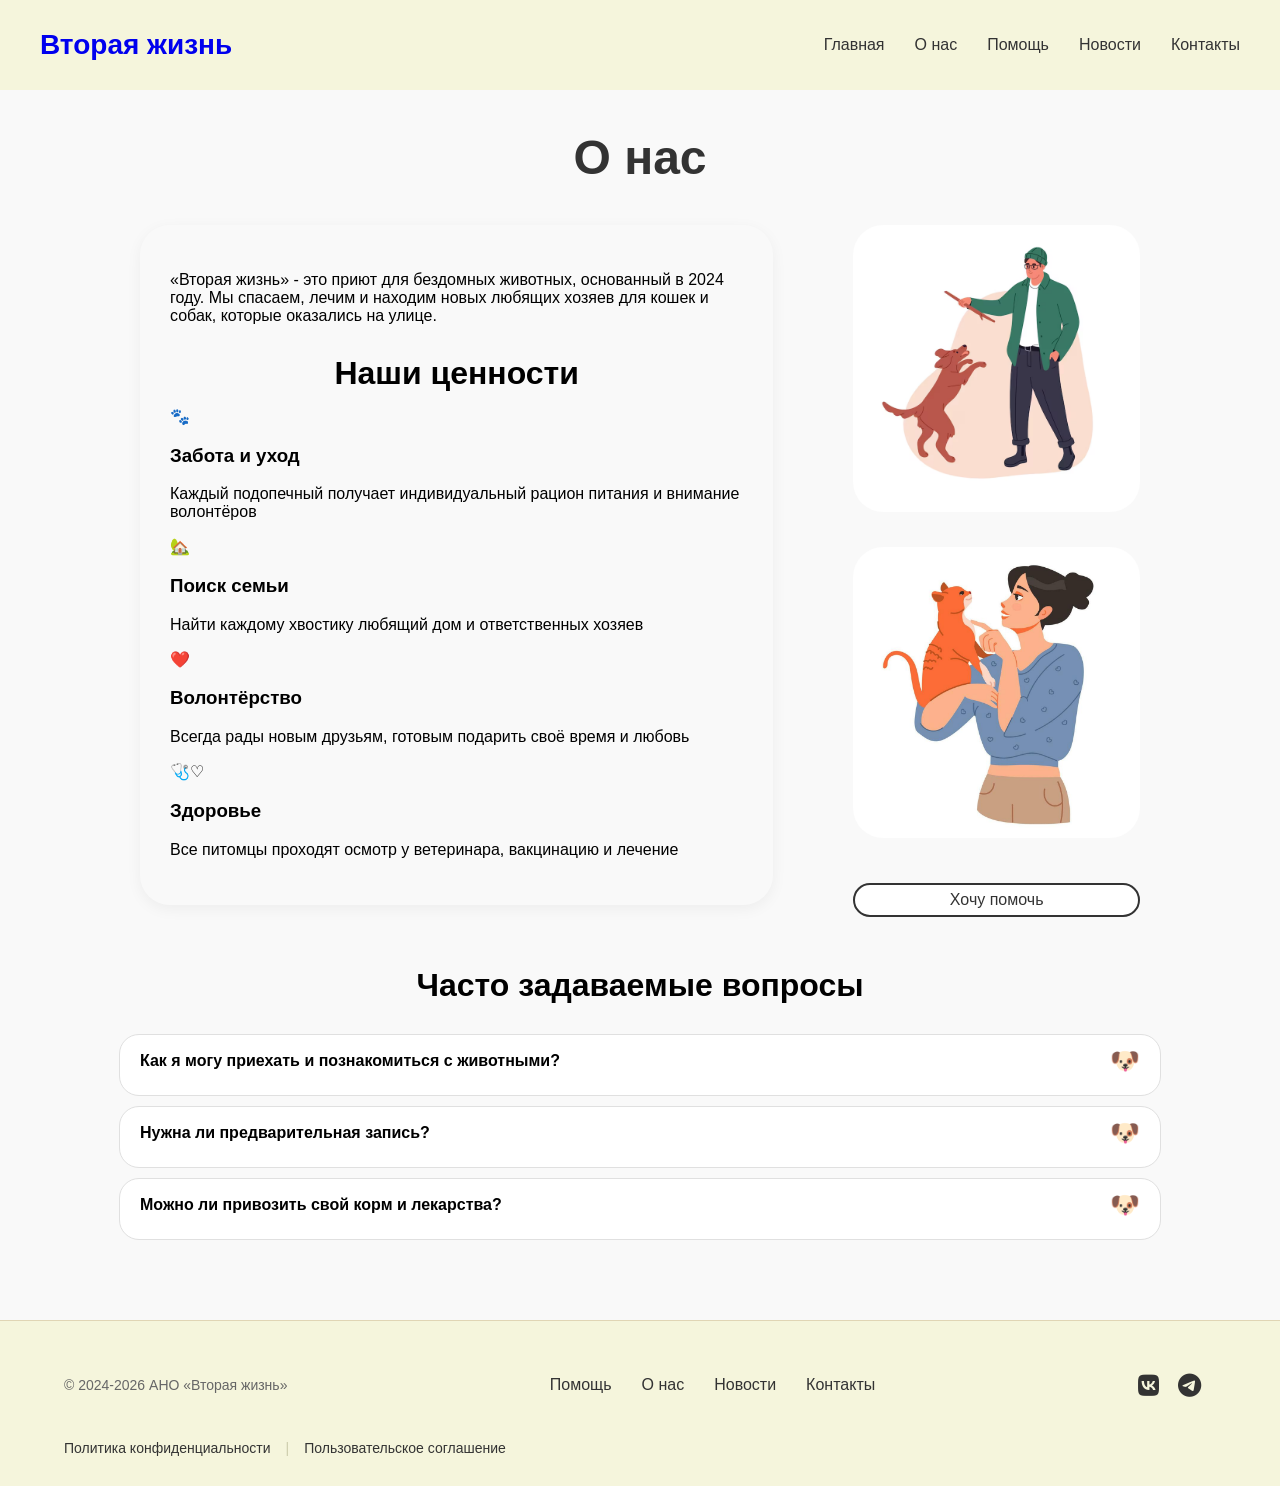
<file: about.html>
<!DOCTYPE html>
<html lang="ru">
    <head>
        <meta charset="UTF-8">
        <meta name="viewport" content="width=1200, initial-scale=0.8, user-scalable=yes">
        <title>О нас - Вторая жизнь</title>
        <link rel="stylesheet" href="style.css">
        <link rel="stylesheet" href="https://cdnjs.cloudflare.com/ajax/libs/font-awesome/6.0.0-beta3/css/all.min.css">
    </head>
    <body>
    <header>
        <a href="index.html" class="logo">Вторая жизнь</a>
        <nav>
            <ul class="menu">
                <li><a href="index.html">Главная</a></li>
                <li><a href="about.html">О нас</a></li>
                <li><a href="help.html">Помощь</a></li>
                <li><a href="news.html">Новости</a></li>
                <li><a href="contacts.html">Контакты</a></li>
            </ul>
        </nav>      
    </header>
    <section class="about-section">
        <div class="about-container">
        <h1 class="about-title">О нас</h1>
        <div class="about-content">
            <div class="about-text">
        <p>«Вторая жизнь» - это приют для бездомных животных, основанный в 2024 году. Мы спасаем, лечим и находим новых любящих хозяев для кошек и собак, которые оказались на улице.</p>
        <h2>Наши ценности</h2>
        <div class="features-grid">
            <div class="feature-card">
                <div class="feature-icon">🐾</div>
                <h3>Забота и уход</h3>
                <p>Каждый подопечный получает индивидуальный рацион питания и внимание волонтёров</p>
            </div>
            <div class="feature-card">
            <div class="feature-icon">🏡</div>
            <h3>Поиск семьи</h3>
            <p>Найти каждому хвостику любящий дом и ответственных хозяев</p>
        </div>
        <div class="feature-card">
            <div class="feature-icon">❤️</div>
            <h3>Волонтёрство</h3>
            <p>Всегда рады новым друзьям, готовым подарить своё время и любовь</p>
        </div>
        <div class="feature-card">
            <div class="feature-icon">🩺♡</div>
            <h3>Здоровье</h3>
            <p>Все питомцы проходят осмотр у ветеринара, вакцинацию и лечение</p>
        </div>
        </div>
        </div>        
        <div class="about-side">
            <img src="aport.jpg" class="about-image" alt="Апорт">
            <img src="about.jpg" class="about-image" alt="Предназначение">
        <a href="help.html" class="help-button">Хочу помочь</a>
        </div>
    </div>
        </div>
    </section>
    <h2 class="faq-title">Часто задаваемые вопросы</h2>
    <div class="faq-item">
        <div class="faq-question">Как я могу приехать и познакомиться с животными?</div>
        <div class="faq-answer">Вы можете приехать в приют в часы работы без предварительной записи. Ждём вас!</div>
    </div>
    <div class="faq-item">
        <div class="faq-question">Нужна ли предварительная запись?</div>
        <div class="faq-answer">Нет, запись не нужна. Достаточно прийти в часы работы приюта.</div>
    </div>
    <div class="faq-item">
        <div class="faq-question">Можно ли привозить свой корм и лекарства?</div>
        <div class="faq-answer">Да, мы всегда благодарны за любую помощь: корм, лекарства, игрушки.</div>
    </div>
    <footer class="footer">
        <div class="footer-container">
            <div class="footer-column">
            <div class="footer-copyright">
                © 2024-2026 АНО «Вторая жизнь»
            </div>
            </div>
            <div class="footer-column">
                <ul class="footer-menu">
                    <li><a href="help.html">Помощь</a></li> 
                    <li><a href="about.html">О нас</a></li>
                    <li><a href="news.html">Новости</a></li>
                    <li><a href="contacts.html">Контакты</a></li>
                </ul>
            </div>
            <div class="footer-social">
    <a href="#" target="_blank"><i class="fab fa-vk"></i></a>
    <a href="#" target="_blank"><i class="fab fa-telegram"></i></a>
</div>
        <div class="footer-column">
            <div class="footer-links">
                <a href="#">Политика конфиденциальности</a>
                <a href="#">Пользовательское соглашение</a>
            </div>
        </div>
        </div>
    </footer>
    <script>
        document.querySelectorAll('.faq-item').forEach(item => {
            item.addEventListener('click', () => {
                item.classList.toggle('open');
            });
        });
    </script>
    </body>
</html>
</file>
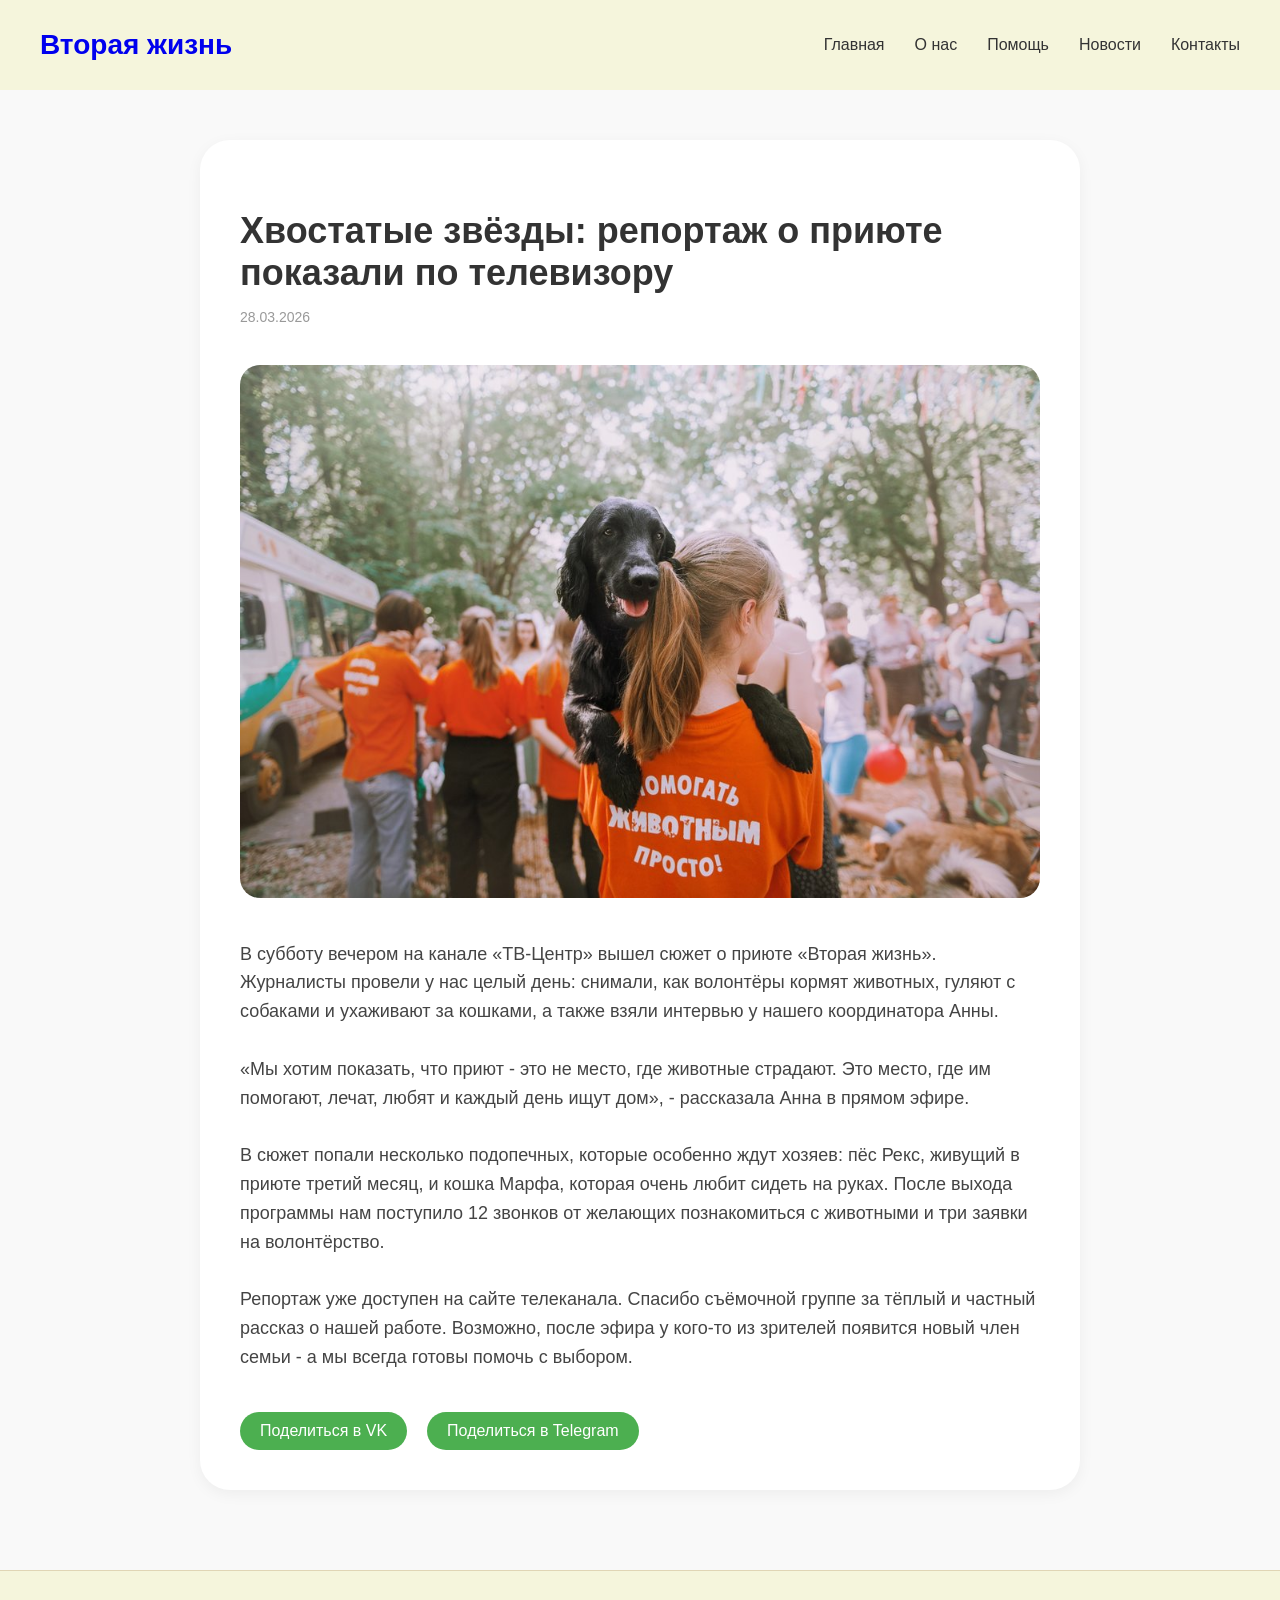
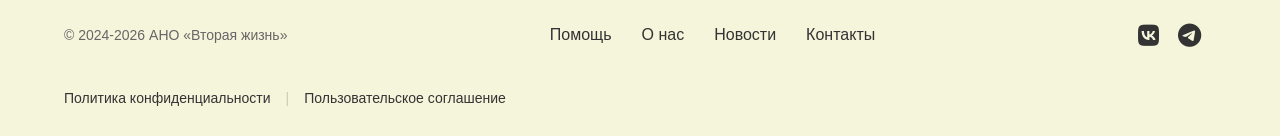
<file: news-efir.html>
<!DOCTYPE html>
<html lang="ru">
    <head>
        <meta charset="UTF-8">
        <meta name="viewport" content="width=1200, initial-scale=0.8, user-scalable=yes">
        <title>Эфир - Вторая жизнь</title>
        <link rel="stylesheet" href="style.css">
        <link rel="stylesheet" href="https://cdnjs.cloudflare.com/ajax/libs/font-awesome/6.0.0-beta3/css/all.min.css">
    </head>
    <body>
        <header>
        <a href="index.html" class="logo">Вторая жизнь</a>
        <nav>
            <ul class="menu">
                <li><a href="index.html">Главная</a></li>
                <li><a href="about.html">О нас</a></li>
                <li><a href="help.html">Помощь</a></li>
                <li><a href="news.html">Новости</a></li>
                <li><a href="contacts.html">Контакты</a></li>
            </ul>
        </nav>      
    </header>
    <main>
<article class="full-news">
    <h1>Хвостатые звёзды: репортаж о приюте показали по телевизору</h1>
    <p class="full-news-date">28.03.2026</p>
    <img src="efir.jpg" alt="Сбор" class="full-news-img">
    <div class="full-news-text">
        <p>В субботу вечером на канале «ТВ-Центр» вышел сюжет о приюте «Вторая жизнь». Журналисты провели у нас
            целый день: снимали, как волонтёры кормят животных, гуляют с собаками и ухаживают за кошками, а также 
            взяли интервью у нашего координатора Анны.<br>
            <br>
            «Мы хотим показать, что приют - это не место, где животные страдают. Это место, где им помогают,
            лечат, любят и каждый день ищут дом», - рассказала Анна в прямом эфире.<br>
            <br>
            В сюжет попали несколько подопечных, которые особенно ждут хозяев: пёс Рекс, живущий в приюте третий месяц,
            и кошка Марфа, которая очень любит сидеть на руках. После выхода программы нам поступило 12 звонков от желающих
            познакомиться с животными и три заявки на волонтёрство.<br>
            <br>
            Репортаж уже доступен на сайте телеканала. Спасибо съёмочной группе за тёплый и частный рассказ о нашей работе.
            Возможно, после эфира у кого-то из зрителей появится новый член семьи - а мы всегда готовы помочь с выбором.
        </p>
    </div>
    <div class="share-buttons">
        <a href="#">Поделиться в VK</a>
        <a href="#">Поделиться в Telegram</a>
    </div>
</article>
    </main>
    <footer class="footer">
        <div class="footer-container">
            <div class="footer-column">
            <div class="footer-copyright">
                © 2024-2026 АНО «Вторая жизнь»
            </div>
            </div>
            <div class="footer-column">
                <ul class="footer-menu">
                    <li><a href="help.html">Помощь</a></li> 
                    <li><a href="about.html">О нас</a></li>
                    <li><a href="news.html">Новости</a></li>
                    <li><a href="contacts.html">Контакты</a></li>
                </ul>
            </div>
            <div class="footer-social">
    <a href="#" target="_blank"><i class="fab fa-vk"></i></a>
    <a href="#" target="_blank"><i class="fab fa-telegram"></i></a>
</div>
        <div class="footer-column">
            <div class="footer-links">
                <a href="#">Политика конфиденциальности</a>
                <a href="#">Пользовательское соглашение</a>
            </div>
        </div>
        </div>
    </footer>
    </body>
</html>
</file>
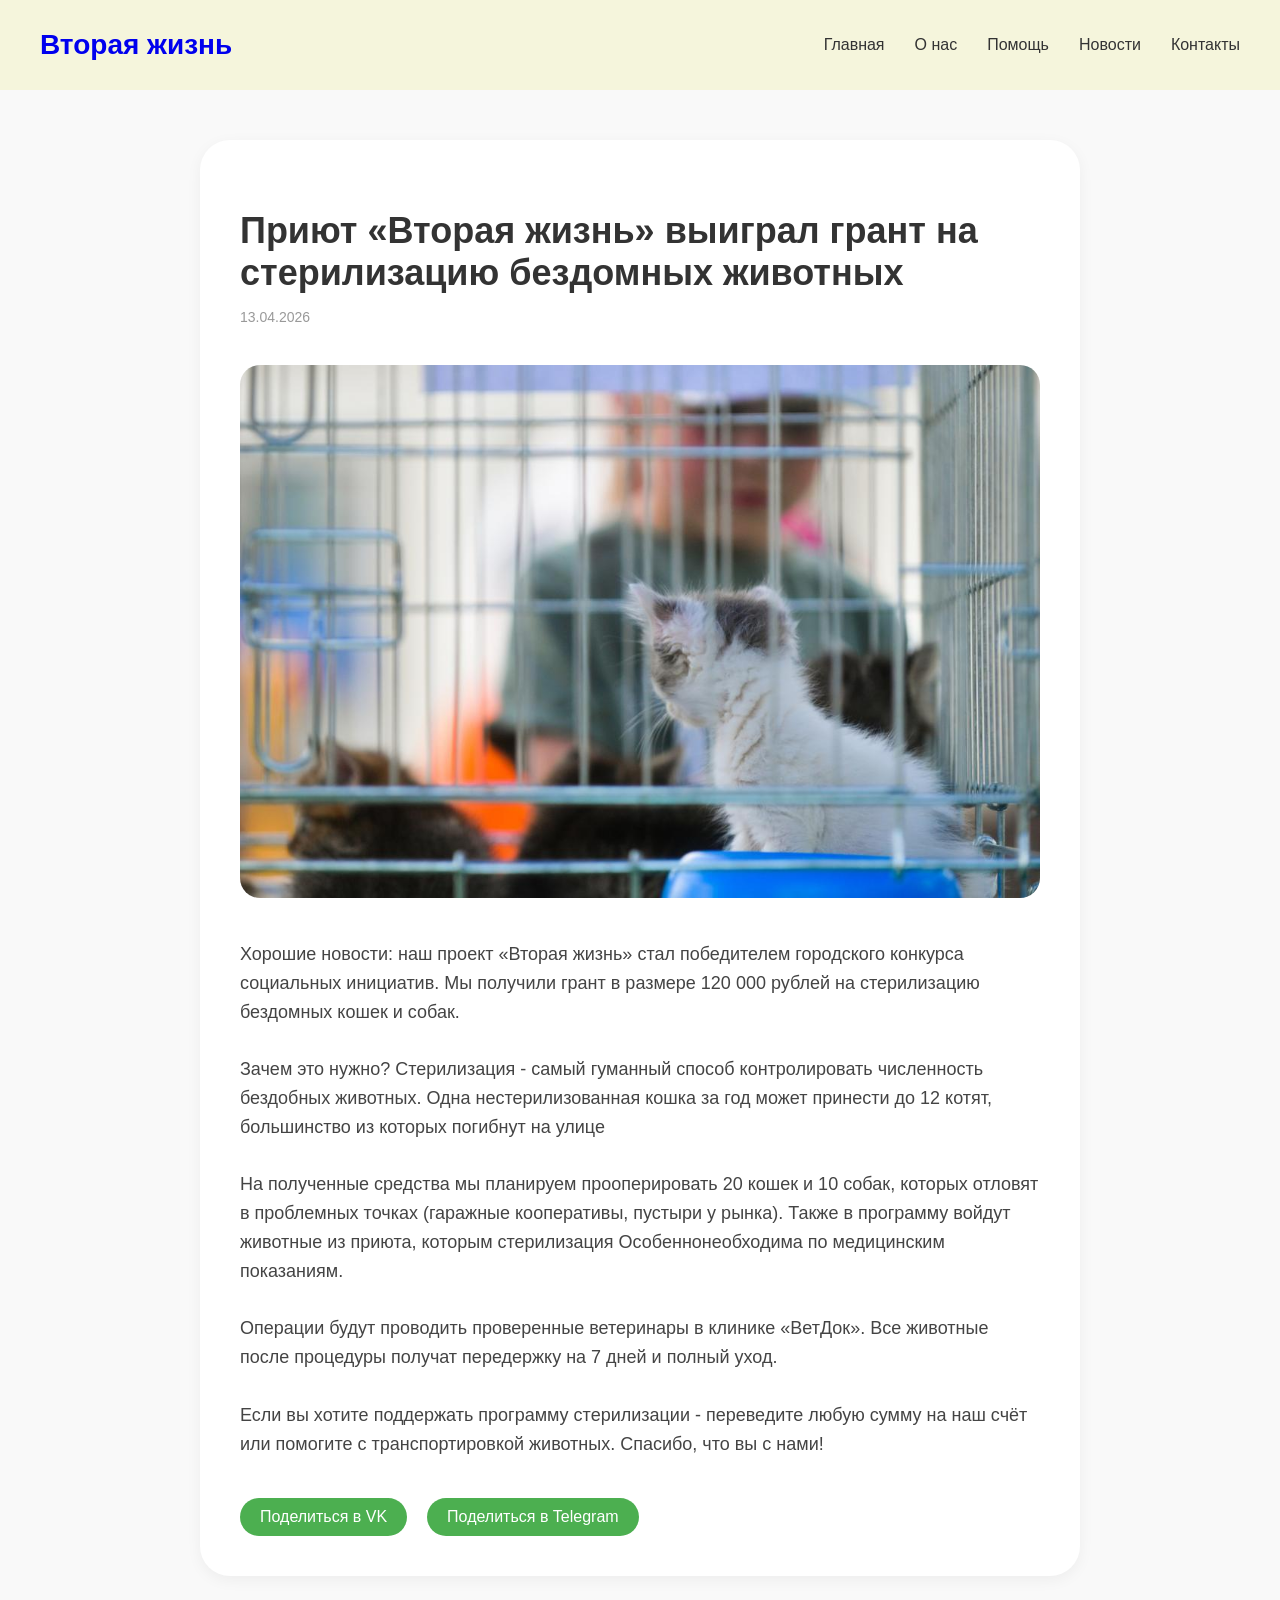
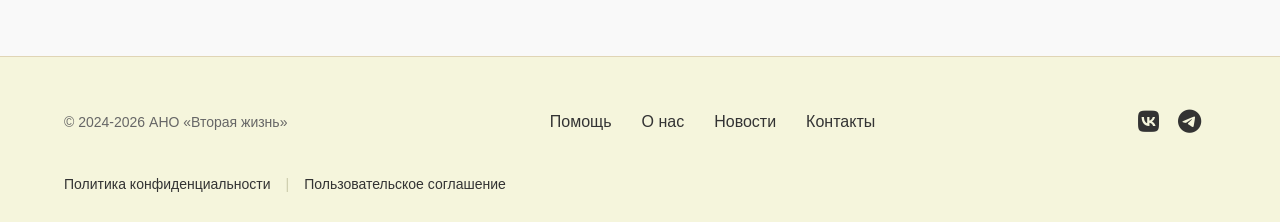
<file: news-grant.html>
<!DOCTYPE html>
<html lang="ru">
    <head>
        <meta charset="UTF-8">
        <meta name="viewport" content="width=1200, initial-scale=0.8, user-scalable=yes">
        <title>Грант на стерилизацию - Вторая жизнь</title>
        <link rel="stylesheet" href="style.css">
        <link rel="stylesheet" href="https://cdnjs.cloudflare.com/ajax/libs/font-awesome/6.0.0-beta3/css/all.min.css">
    </head>
    <body>
        <header>
        <a href="index.html" class="logo">Вторая жизнь</a>
        <nav>
            <ul class="menu">
                <li><a href="index.html">Главная</a></li>
                <li><a href="about.html">О нас</a></li>
                <li><a href="help.html">Помощь</a></li>
                <li><a href="news.html">Новости</a></li>
                <li><a href="contacts.html">Контакты</a></li>
            </ul>
        </nav>      
    </header>
    <main>
<article class="full-news">
    <h1>Приют «Вторая жизнь» выиграл грант на стерилизацию бездомных животных</h1>
    <p class="full-news-date">13.04.2026</p>
    <img src="grant.jpg" alt="Грант" class="full-news-img">
    <div class="full-news-text">
        <p>Хорошие новости: наш проект «Вторая жизнь» стал победителем городского конкурса
            социальных инициатив. Мы получили грант в размере 120 000 рублей 
            на стерилизацию бездомных кошек и собак.<br>
            <br>
            Зачем это нужно? Стерилизация - самый гуманный способ контролировать численность
            бездобных животных. Одна нестерилизованная кошка за год может принести до 12 котят, 
            большинство из которых погибнут на улице<br>
            <br>
            На полученные средства мы планируем прооперировать 20 кошек и 10 собак,
            которых отловят в проблемных точках (гаражные кооперативы, пустыри у рынка).
            Также в программу войдут животные из приюта, которым стерилизация Особеннонеобходима по медицинским показаниям.<br>
            <br>
            Операции будут проводить проверенные ветеринары в клинике «ВетДок». Все животные после процедуры
            получат передержку на 7 дней и полный уход.<br>
            <br>
            Если вы хотите поддержать программу стерилизации - переведите любую сумму на наш счёт
            или помогите с транспортировкой животных. Спасибо, что вы с нами!
        </p>
    </div>
    <div class="share-buttons">
        <a href="#">Поделиться в VK</a>
        <a href="#">Поделиться в Telegram</a>
    </div>
</article>
    </main>
    <footer class="footer">
        <div class="footer-container">
            <div class="footer-column">
            <div class="footer-copyright">
                © 2024-2026 АНО «Вторая жизнь»
            </div>
            </div>
            <div class="footer-column">
                <ul class="footer-menu">
                    <li><a href="help.html">Помощь</a></li> 
                    <li><a href="about.html">О нас</a></li>
                    <li><a href="news.html">Новости</a></li>
                    <li><a href="contacts.html">Контакты</a></li>
                </ul>
            </div>
            <div class="footer-social">
    <a href="#" target="_blank"><i class="fab fa-vk"></i></a>
    <a href="#" target="_blank"><i class="fab fa-telegram"></i></a>
</div>
        <div class="footer-column">
            <div class="footer-links">
                <a href="#">Политика конфиденциальности</a>
                <a href="#">Пользовательское соглашение</a>
            </div>
        </div>
        </div>
    </footer>
    </body>
</html>
</file>
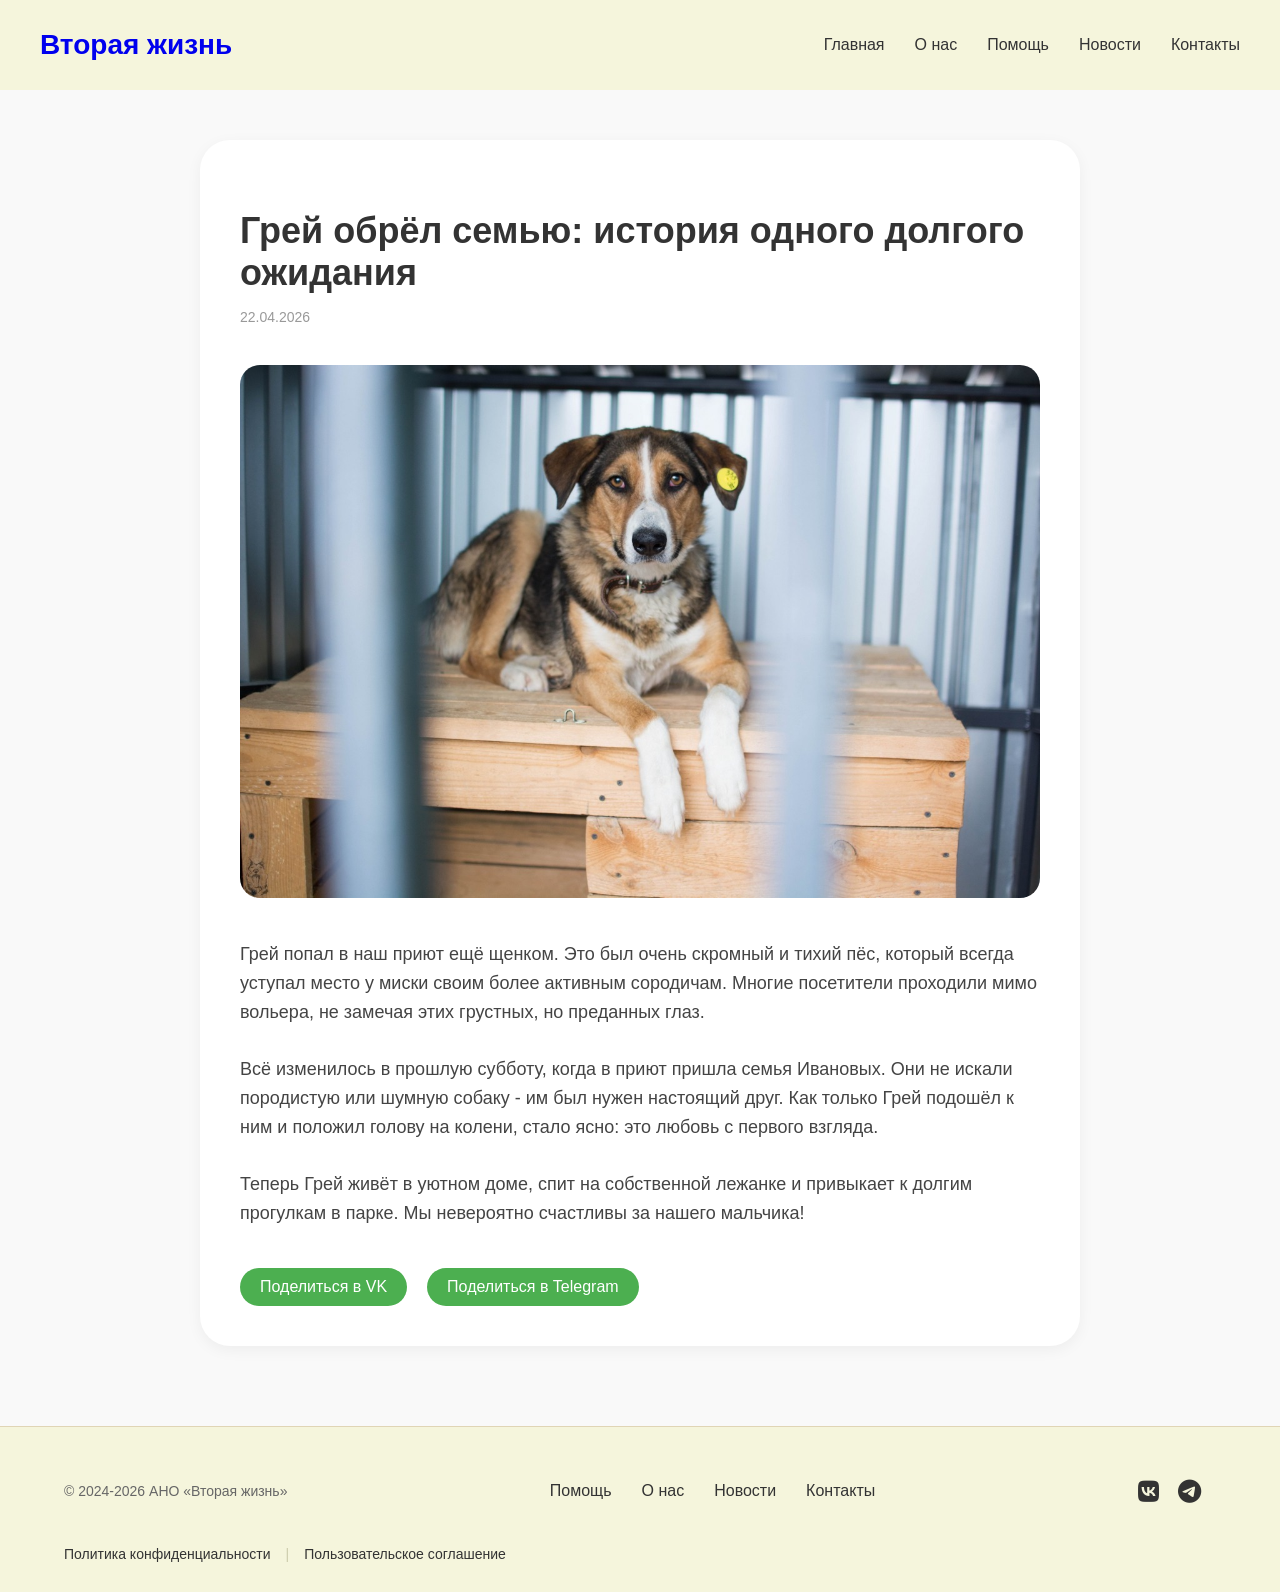
<file: news-gray.html>
<!DOCTYPE html>
<html lang="ru">
    <head>
        <meta charset="UTF-8">
        <meta name="viewport" content="width=1200, initial-scale=0.8, user-scalable=yes">
        <title>Грей обрёл семью - Вторая жизнь</title>
        <link rel="stylesheet" href="style.css">
        <link rel="stylesheet" href="https://cdnjs.cloudflare.com/ajax/libs/font-awesome/6.0.0-beta3/css/all.min.css">
    </head>
    <body>
        <header>
        <a href="index.html" class="logo">Вторая жизнь</a>
        <nav>
            <ul class="menu">
                <li><a href="index.html">Главная</a></li>
                <li><a href="about.html">О нас</a></li>
                <li><a href="help.html">Помощь</a></li>
                <li><a href="news.html">Новости</a></li>
                <li><a href="contacts.html">Контакты</a></li>
            </ul>
        </nav>      
    </header>
    <main>
<article class="full-news">
    <h1>Грей обрёл семью: история одного долгого ожидания</h1>
    <p class="full-news-date">22.04.2026</p>
    <img src="grey.jpeg" alt="Грей" class="full-news-img">
    <div class="full-news-text">
        <p>Грей попал в наш приют ещё щенком. Это был очень скромный и тихий пёс,
            который всегда уступал место у миски своим более активным сородичам.
            Многие посетители проходили мимо вольера, не замечая этих грустных,
            но преданных глаз.<br>
            <br>
            Всё изменилось в прошлую субботу, когда в приют пришла семья Ивановых.
            Они не искали породистую или шумную собаку - им был нужен настоящий друг.
            Как только Грей подошёл к ним и положил голову на колени, стало ясно:
            это любовь с первого взгляда.<br>
            <br>
            Теперь Грей живёт в уютном доме, спит на собственной лежанке и привыкает
            к долгим прогулкам в парке. Мы невероятно счастливы за нашего мальчика!
        </p>
    </div>
    <div class="share-buttons">
        <a href="#">Поделиться в VK</a>
        <a href="#">Поделиться в Telegram</a>
    </div>
</article>
    </main>
    <footer class="footer">
        <div class="footer-container">
            <div class="footer-column">
            <div class="footer-copyright">
                © 2024-2026 АНО «Вторая жизнь»
            </div>
            </div>
            <div class="footer-column">
                <ul class="footer-menu">
                    <li><a href="help.html">Помощь</a></li> 
                    <li><a href="about.html">О нас</a></li>
                    <li><a href="news.html">Новости</a></li>
                    <li><a href="contacts.html">Контакты</a></li>
                </ul>
            </div>
            <div class="footer-social">
    <a href="#" target="_blank"><i class="fab fa-vk"></i></a>
    <a href="#" target="_blank"><i class="fab fa-telegram"></i></a>
</div>
        <div class="footer-column">
            <div class="footer-links">
                <a href="#">Политика конфиденциальности</a>
                <a href="#">Пользовательское соглашение</a>
            </div>
        </div>
        </div>
    </footer>
    </body>
</html>
</file>
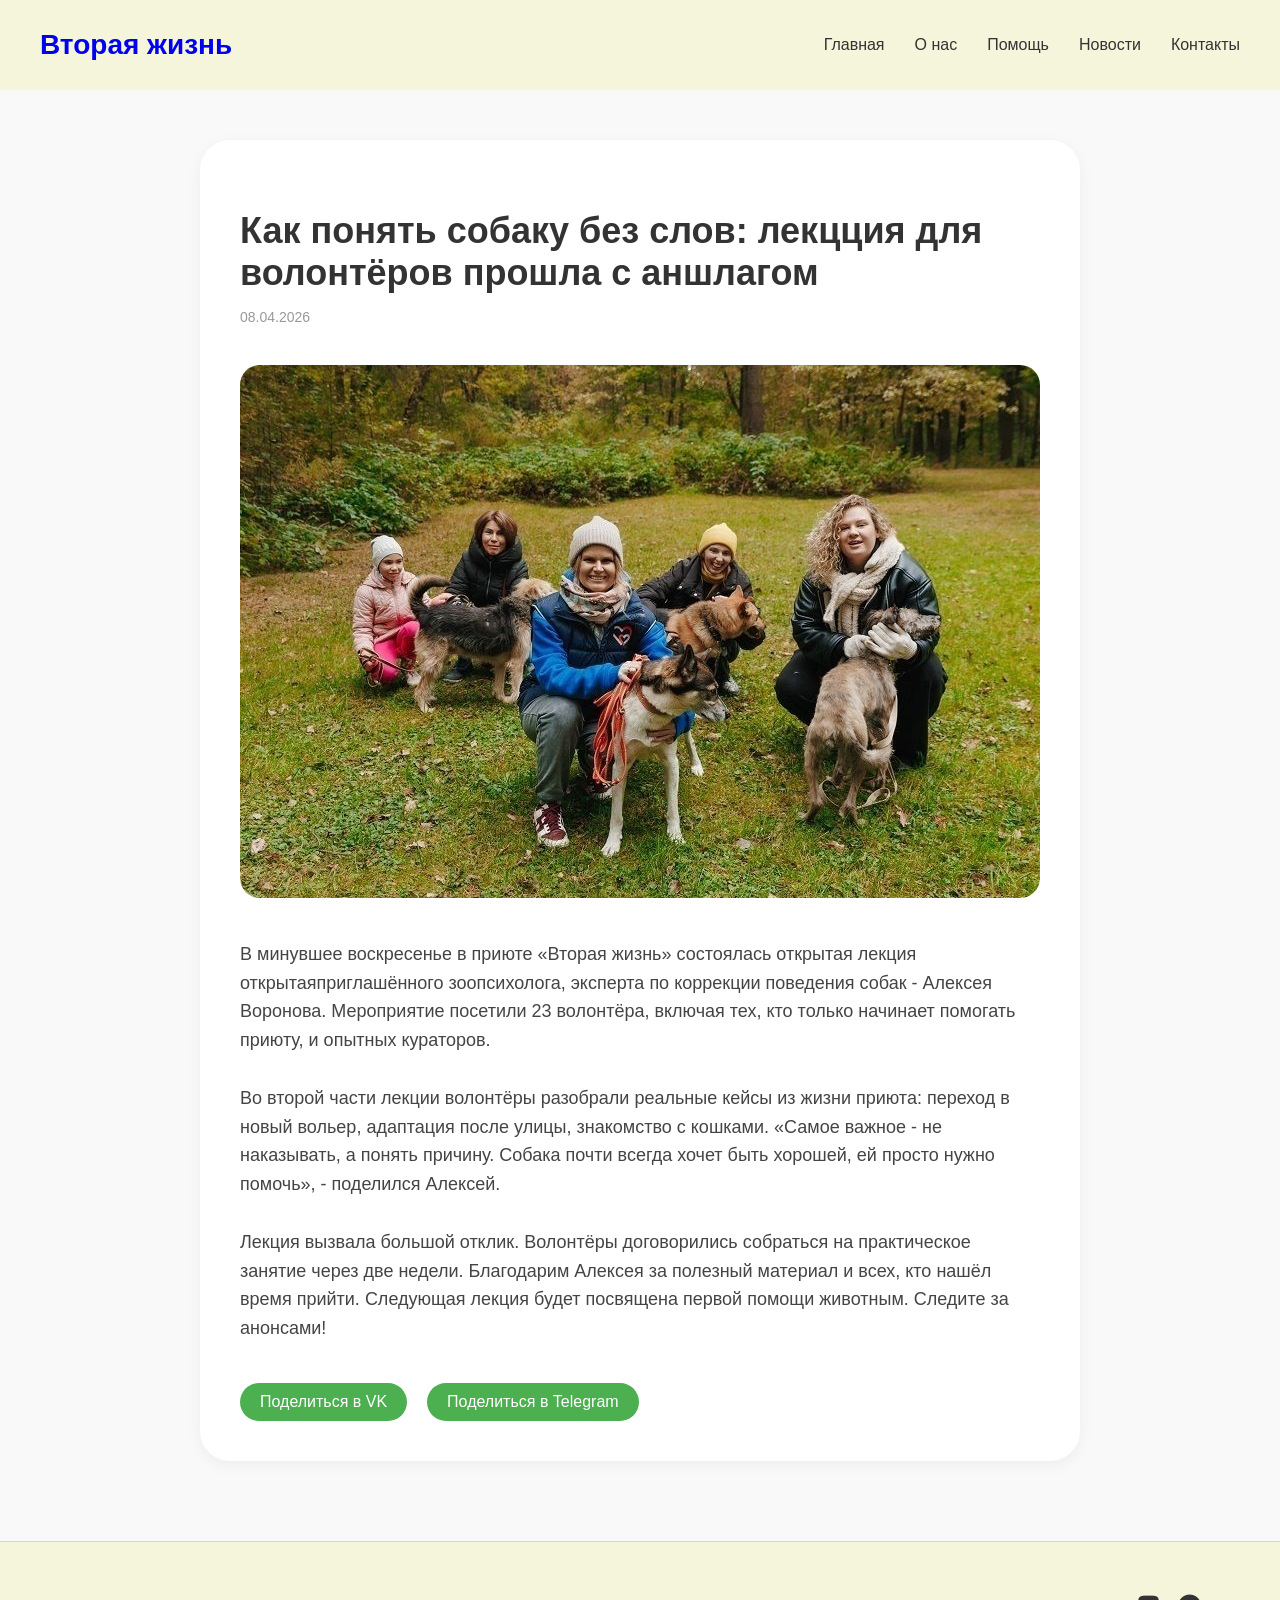
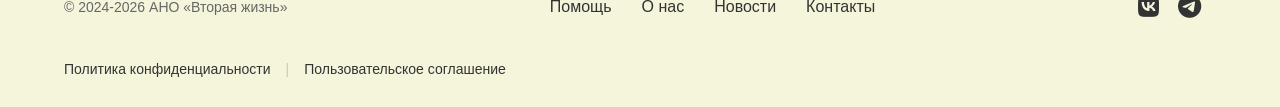
<file: news-lekcia.html>
<!DOCTYPE html>
<html lang="ru">
    <head>
        <meta charset="UTF-8">
        <meta name="viewport" content="width=1200, initial-scale=0.8, user-scalable=yes">
        <title>Лекция - Вторая жизнь</title>
        <link rel="stylesheet" href="style.css">
        <link rel="stylesheet" href="https://cdnjs.cloudflare.com/ajax/libs/font-awesome/6.0.0-beta3/css/all.min.css">
    </head>
    <body>
        <header>
        <a href="index.html" class="logo">Вторая жизнь</a>
        <nav>
            <ul class="menu">
                <li><a href="index.html">Главная</a></li>
                <li><a href="about.html">О нас</a></li>
                <li><a href="help.html">Помощь</a></li>
                <li><a href="news.html">Новости</a></li>
                <li><a href="contacts.html">Контакты</a></li>
            </ul>
        </nav>      
    </header>
    <main>
<article class="full-news">
    <h1>Как понять собаку без слов: лекцция для волонтёров прошла с аншлагом</h1>
    <p class="full-news-date">08.04.2026</p>
    <img src="lekcia.jpg" alt="Сбор" class="full-news-img">
    <div class="full-news-text">
        <p>В минувшее воскресенье в приюте «Вторая жизнь» состоялась открытая лекция открытаяприглашённого зоопсихолога, эксперта
            по коррекции поведения собак - Алексея Воронова. Мероприятие посетили 23 волонтёра, включая тех, кто только начинает
            помогать приюту, и опытных кураторов.<br>
            <br>
            Во второй части лекции волонтёры разобрали реальные кейсы из жизни приюта: переход в новый вольер,
            адаптация после улицы, знакомство с кошками. «Самое важное - не наказывать, а понять причину. Собака
            почти всегда хочет быть хорошей, ей просто нужно помочь», - поделился Алексей.<br>
            <br>
            Лекция вызвала большой отклик. Волонтёры договорились собраться на практическое занятие через две недели.
            Благодарим Алексея за полезный материал и всех, кто нашёл время прийти. Следующая лекция будет посвящена
            первой помощи животным. Следите за анонсами!
        </p>
    </div>
    <div class="share-buttons">
        <a href="#">Поделиться в VK</a>
        <a href="#">Поделиться в Telegram</a>
    </div>
</article>
    </main>
    <footer class="footer">
        <div class="footer-container">
            <div class="footer-column">
            <div class="footer-copyright">
                © 2024-2026 АНО «Вторая жизнь»
            </div>
            </div>
            <div class="footer-column">
                <ul class="footer-menu">
                    <li><a href="help.html">Помощь</a></li> 
                    <li><a href="about.html">О нас</a></li>
                    <li><a href="news.html">Новости</a></li>
                    <li><a href="contacts.html">Контакты</a></li>
                </ul>
            </div>
            <div class="footer-social">
    <a href="#" target="_blank"><i class="fab fa-vk"></i></a>
    <a href="#" target="_blank"><i class="fab fa-telegram"></i></a>
</div>
        <div class="footer-column">
            <div class="footer-links">
                <a href="#">Политика конфиденциальности</a>
                <a href="#">Пользовательское соглашение</a>
            </div>
        </div>
        </div>
    </footer>
    </body>
</html>
</file>
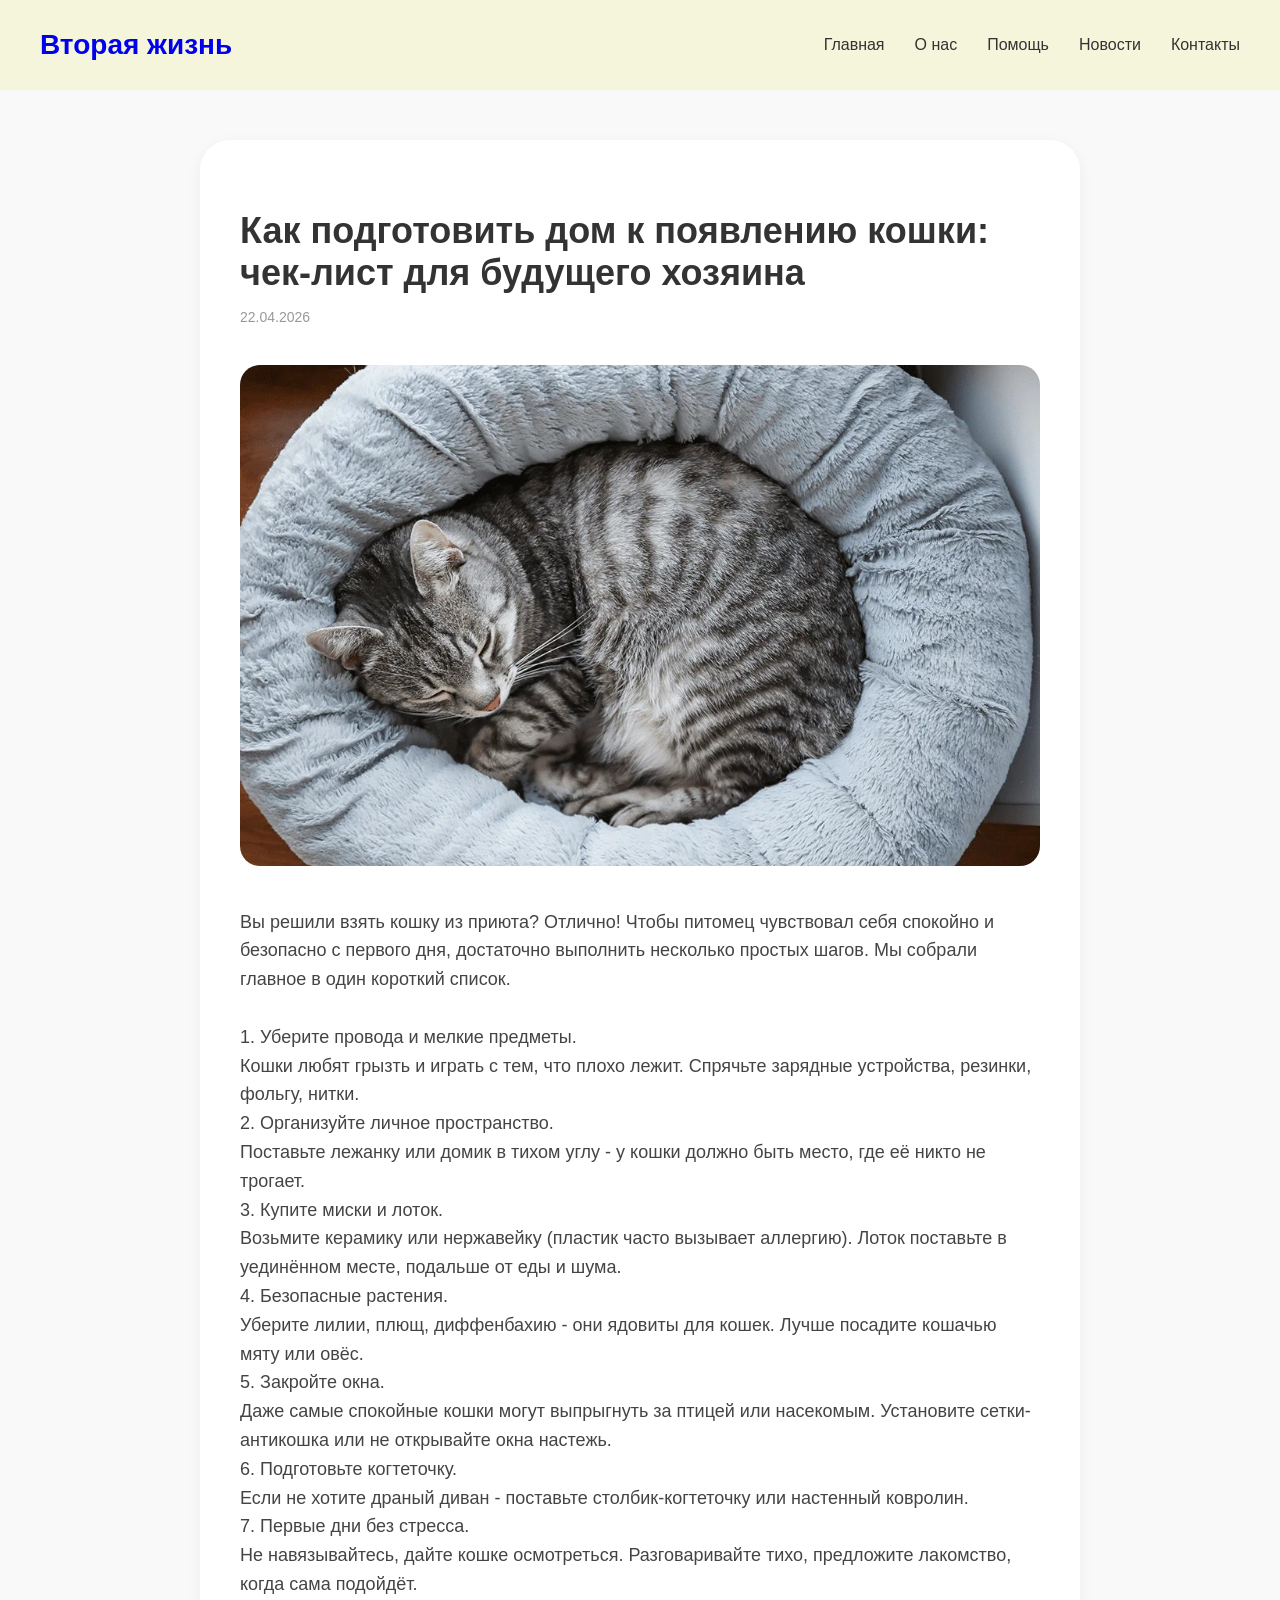
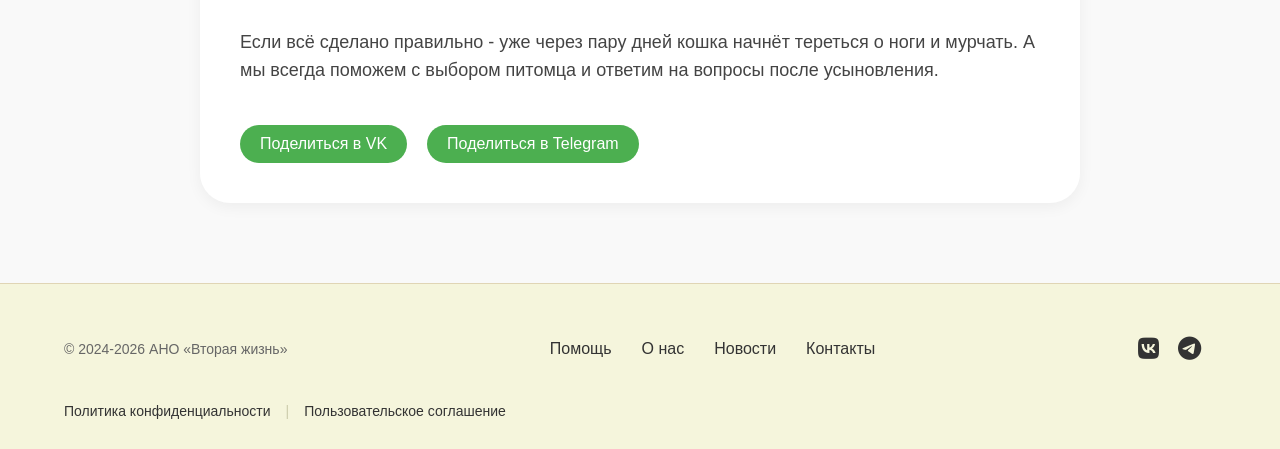
<file: news-lezanka.html>
<!DOCTYPE html>
<html lang="ru">
    <head>
        <meta charset="UTF-8">
        <meta name="viewport" content="width=1200, initial-scale=0.8, user-scalable=yes">
        <title>Чек-лист - Вторая жизнь</title>
        <link rel="stylesheet" href="style.css">
        <link rel="stylesheet" href="https://cdnjs.cloudflare.com/ajax/libs/font-awesome/6.0.0-beta3/css/all.min.css">
    </head>
    <body>
        <header>
        <a href="index.html" class="logo">Вторая жизнь</a>
        <nav>
            <ul class="menu">
                <li><a href="index.html">Главная</a></li>
                <li><a href="about.html">О нас</a></li>
                <li><a href="help.html">Помощь</a></li>
                <li><a href="news.html">Новости</a></li>
                <li><a href="contacts.html">Контакты</a></li>
            </ul>
        </nav>      
    </header>
    <main>
<article class="full-news">
    <h1>Как подготовить дом к появлению кошки: чек-лист для будущего хозяина</h1>
    <p class="full-news-date">22.04.2026</p>
    <img src="lezanka.jpg" alt="Чек-лист" class="full-news-img">
    <div class="full-news-text">
        <p>Вы решили взять кошку из приюта? Отлично! Чтобы питомец чувствовал себя спокойно и безопасно
            с первого дня, достаточно выполнить несколько простых шагов. Мы собрали главное в один короткий список.<br>
            <br>
            1. Уберите провода и мелкие предметы.<br>Кошки любят грызть и играть с тем, что плохо лежит.
            Спрячьте зарядные устройства, резинки, фольгу, нитки.<br>2. Организуйте личное пространство.<br>
            Поставьте лежанку или домик в тихом углу - у кошки должно быть место, где её никто не трогает.<br>
            3. Купите миски и лоток.<br>Возьмите керамику или нержавейку (пластик часто вызывает аллергию).
            Лоток поставьте в уединённом месте, подальше от еды и шума.<br>4. Безопасные растения.<br>Уберите лилии, плющ,
            диффенбахию - они ядовиты для кошек. Лучше посадите кошачью мяту или овёс.<br>5. Закройте окна.<br>Даже самые 
            спокойные кошки могут выпрыгнуть за птицей или насекомым. Установите сетки-антикошка или не открывайте
            окна настежь.<br>6. Подготовьте когтеточку.<br>Если не хотите драный диван - поставьте столбик-когтеточку
            или настенный ковролин.<br>7. Первые дни без стресса.<br>Не навязывайтесь, дайте кошке осмотреться.
            Разговаривайте тихо, предложите лакомство, когда сама подойдёт.<br>
            <br>
            Если всё сделано правильно - уже через пару дней кошка начнёт тереться о ноги и мурчать. А мы всегда
            поможем с выбором питомца и ответим на вопросы после усыновления.
        </p>
    </div>
    <div class="share-buttons">
        <a href="#">Поделиться в VK</a>
        <a href="#">Поделиться в Telegram</a>
    </div>
</article>
    </main>
    <footer class="footer">
        <div class="footer-container">
            <div class="footer-column">
            <div class="footer-copyright">
                © 2024-2026 АНО «Вторая жизнь»
            </div>
            </div>
            <div class="footer-column">
                <ul class="footer-menu">
                    <li><a href="help.html">Помощь</a></li> 
                    <li><a href="about.html">О нас</a></li>
                    <li><a href="news.html">Новости</a></li>
                    <li><a href="contacts.html">Контакты</a></li>
                </ul>
            </div>
            <div class="footer-social">
    <a href="#" target="_blank"><i class="fab fa-vk"></i></a>
    <a href="#" target="_blank"><i class="fab fa-telegram"></i></a>
</div>
        <div class="footer-column">
            <div class="footer-links">
                <a href="#">Политика конфиденциальности</a>
                <a href="#">Пользовательское соглашение</a>
            </div>
        </div>
        </div>
    </footer>
    </body>
</html>
</file>
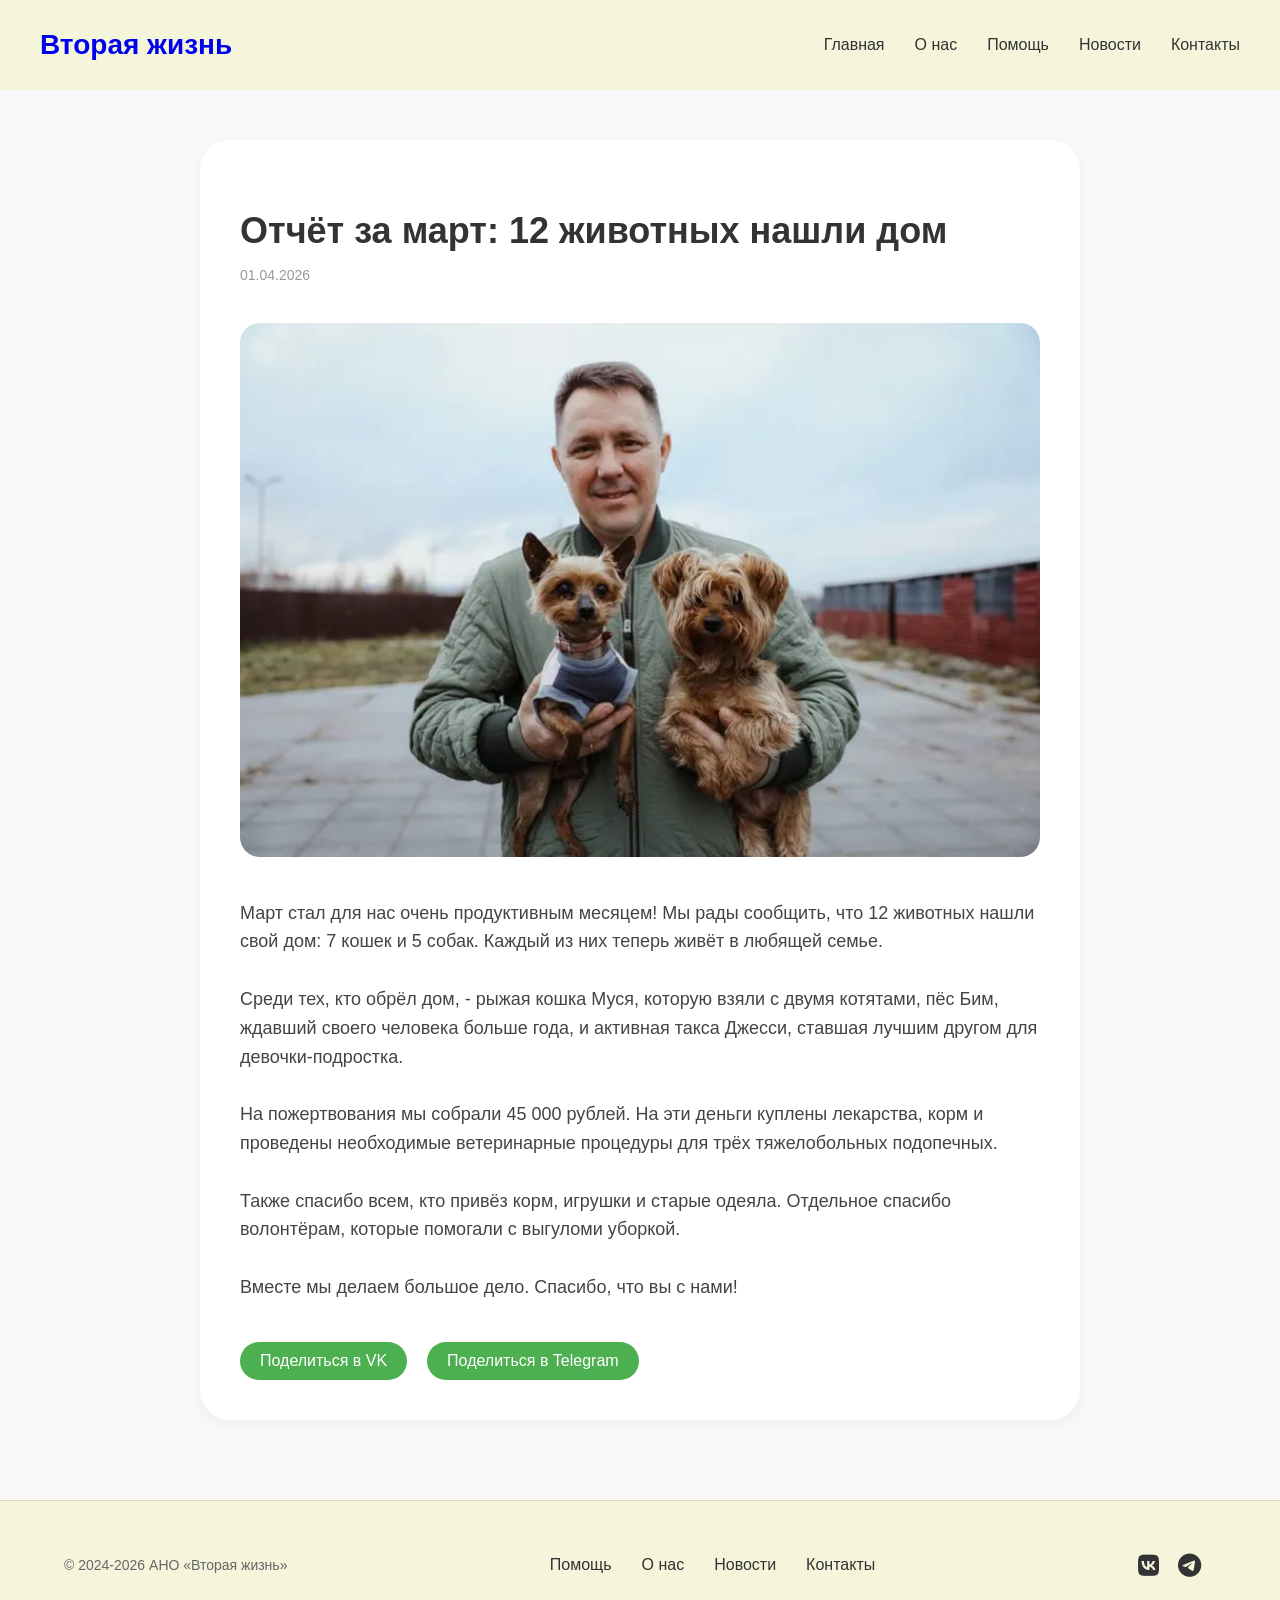
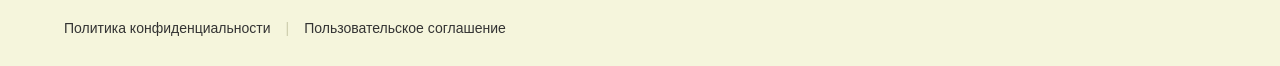
<file: news-report.html>
<!DOCTYPE html>
<html lang="ru">
    <head>
        <meta charset="UTF-8">
        <meta name="viewport" content="width=1200, initial-scale=0.8, user-scalable=yes">
        <title>Отчёт - Вторая жизнь</title>
        <link rel="stylesheet" href="style.css">
        <link rel="stylesheet" href="https://cdnjs.cloudflare.com/ajax/libs/font-awesome/6.0.0-beta3/css/all.min.css">
    </head>
    <body>
        <header>
        <a href="index.html" class="logo">Вторая жизнь</a>
        <nav>
            <ul class="menu">
                <li><a href="index.html">Главная</a></li>
                <li><a href="about.html">О нас</a></li>
                <li><a href="help.html">Помощь</a></li>
                <li><a href="news.html">Новости</a></li>
                <li><a href="contacts.html">Контакты</a></li>
            </ul>
        </nav>      
    </header>
    <main>
<article class="full-news">
    <h1>Отчёт за март: 12 животных нашли дом</h1>
    <p class="full-news-date">01.04.2026</p>
    <img src="otchet.jpg" alt="Отчёт" class="full-news-img">
    <div class="full-news-text">
        <p>Март стал для нас очень продуктивным месяцем! Мы рады сообщить, что 12 животных нашли свой дом:
            7 кошек и 5 собак. Каждый из них теперь живёт в любящей семье.<br>
            <br>
            Среди тех, кто обрёл дом, - рыжая кошка Муся, которую взяли с двумя котятами, пёс Бим, ждавший
            своего человека больше года, и активная такса Джесси, ставшая лучшим другом для девочки-подростка.<br>
            <br>
            На пожертвования мы собрали 45 000 рублей. На эти деньги куплены лекарства, корм и проведены необходимые
            ветеринарные процедуры для трёх тяжелобольных подопечных.<br>
            <br>
            Также спасибо всем, кто привёз корм, игрушки и старые одеяла. Отдельное спасибо волонтёрам, которые помогали
            с выгуломи уборкой.<br>
            <br>
            Вместе мы делаем большое дело. Спасибо, что вы с нами!
        </p>
    </div>
    <div class="share-buttons">
        <a href="#">Поделиться в VK</a>
        <a href="#">Поделиться в Telegram</a>
    </div>
</article>
    </main>
    <footer class="footer">
        <div class="footer-container">
            <div class="footer-column">
            <div class="footer-copyright">
                © 2024-2026 АНО «Вторая жизнь»
            </div>
            </div>
            <div class="footer-column">
                <ul class="footer-menu">
                    <li><a href="help.html">Помощь</a></li> 
                    <li><a href="about.html">О нас</a></li>
                    <li><a href="news.html">Новости</a></li>
                    <li><a href="contacts.html">Контакты</a></li>
                </ul>
            </div>
            <div class="footer-social">
    <a href="#" target="_blank"><i class="fab fa-vk"></i></a>
    <a href="#" target="_blank"><i class="fab fa-telegram"></i></a>
</div>
        <div class="footer-column">
            <div class="footer-links">
                <a href="#">Политика конфиденциальности</a>
                <a href="#">Пользовательское соглашение</a>
            </div>
        </div>
        </div>
    </footer>
    </body>
</html>
</file>
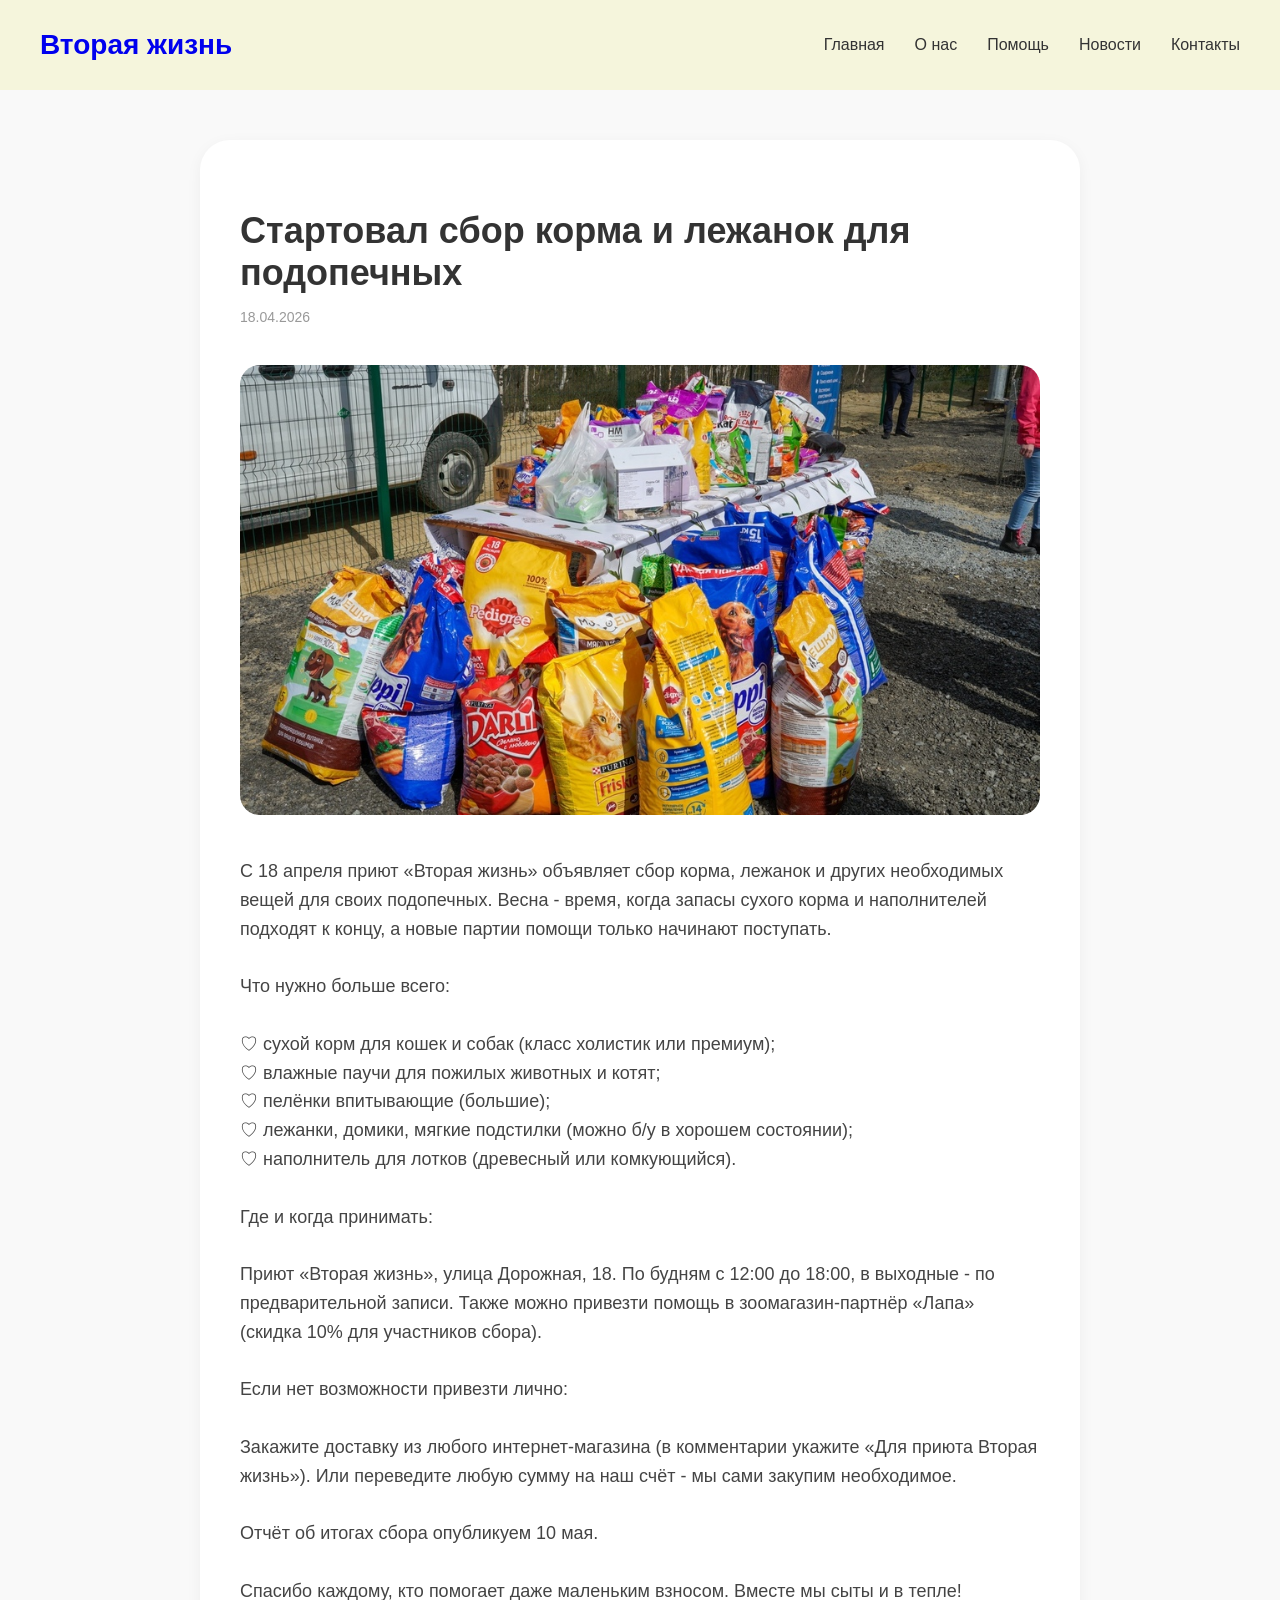
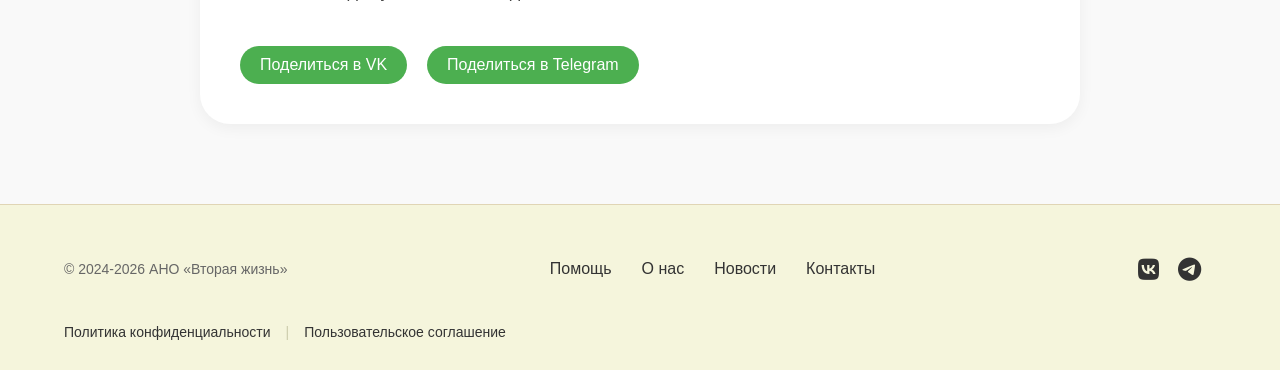
<file: news-sbor.html>
<!DOCTYPE html>
<html lang="ru">
    <head>
        <meta charset="UTF-8">
        <meta name="viewport" content="width=1200, initial-scale=0.8, user-scalable=yes">
        <title>Сбор - Вторая жизнь</title>
        <link rel="stylesheet" href="style.css">
        <link rel="stylesheet" href="https://cdnjs.cloudflare.com/ajax/libs/font-awesome/6.0.0-beta3/css/all.min.css">
    </head>
    <body>
        <header>
        <a href="index.html" class="logo">Вторая жизнь</a>
        <nav>
            <ul class="menu">
                <li><a href="index.html">Главная</a></li>
                <li><a href="about.html">О нас</a></li>
                <li><a href="help.html">Помощь</a></li>
                <li><a href="news.html">Новости</a></li>
                <li><a href="contacts.html">Контакты</a></li>
            </ul>
        </nav>      
    </header>
    <main>
<article class="full-news">
    <h1>Стартовал сбор корма и лежанок для подопечных</h1>
    <p class="full-news-date">18.04.2026</p>
    <img src="corm.jpg" alt="Сбор" class="full-news-img">
    <div class="full-news-text">
        <p>С 18 апреля приют «Вторая жизнь» объявляет сбор корма, лежанок и других необходимых
            вещей для своих подопечных. Весна - время, когда запасы сухого корма и наполнителей
            подходят к концу, а новые партии помощи только начинают поступать.<br>
            <br>
            Что нужно больше всего:<br>
            <br>
            ㅤ♡ сухой корм для кошек и собак (класс холистик или премиум);<br>
            ㅤ♡ влажные паучи для пожилых животных и котят;<br>
            ㅤ♡ пелёнки впитывающие (большие);<br>
            ㅤ♡ лежанки, домики, мягкие подстилки (можно б/у в хорошем состоянии);<br>
            ㅤ♡ наполнитель для лотков (древесный или комкующийся).<br>
            <br>
            Где и когда принимать:<br>
            <br>
            Приют «Вторая жизнь», улица Дорожная, 18. По будням с 12:00 до 18:00, в выходные - 
            по предварительной записи. Также можно привезти помощь в зоомагазин-партнёр
            «Лапа» (скидка 10% для участников сбора).<br>
            <br>
            Если нет возможности привезти лично:<br>
            <br>
            Закажите доставку из любого интернет-магазина (в комментарии укажите «Для приюта Вторая жизнь»).
            Или переведите любую сумму на наш счёт - мы сами закупим необходимое.<br>
            <br>
            Отчёт об итогах сбора опубликуем 10 мая.<br>
            <br>
            Спасибо каждому, кто помогает даже маленьким взносом. Вместе мы сыты и в тепле!
        </p>
    </div>
    <div class="share-buttons">
        <a href="#">Поделиться в VK</a>
        <a href="#">Поделиться в Telegram</a>
    </div>
</article>
    </main>
    <footer class="footer">
        <div class="footer-container">
            <div class="footer-column">
            <div class="footer-copyright">
                © 2024-2026 АНО «Вторая жизнь»
            </div>
            </div>
            <div class="footer-column">
                <ul class="footer-menu">
                    <li><a href="help.html">Помощь</a></li> 
                    <li><a href="about.html">О нас</a></li>
                    <li><a href="news.html">Новости</a></li>
                    <li><a href="contacts.html">Контакты</a></li>
                </ul>
            </div>
            <div class="footer-social">
    <a href="#" target="_blank"><i class="fab fa-vk"></i></a>
    <a href="#" target="_blank"><i class="fab fa-telegram"></i></a>
</div>
        <div class="footer-column">
            <div class="footer-links">
                <a href="#">Политика конфиденциальности</a>
                <a href="#">Пользовательское соглашение</a>
            </div>
        </div>
        </div>
    </footer>
    </body>
</html>
</file>
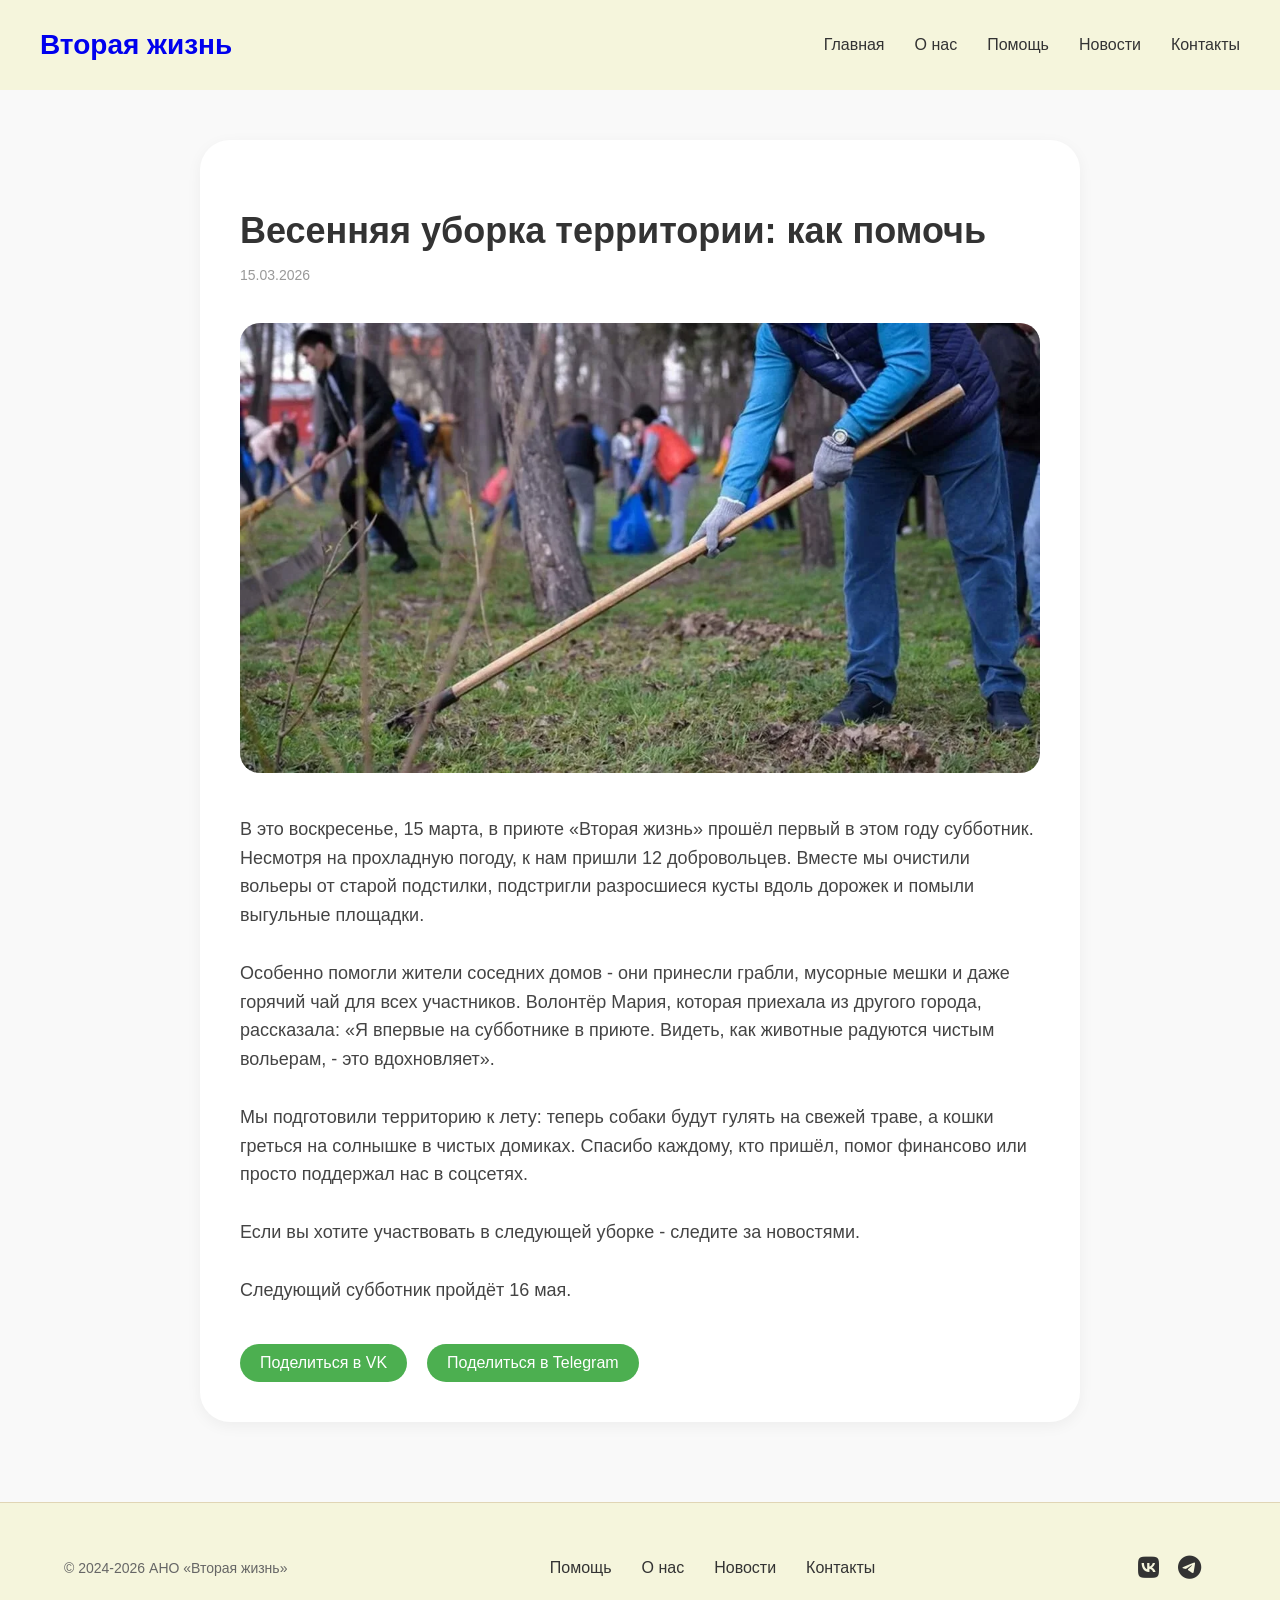
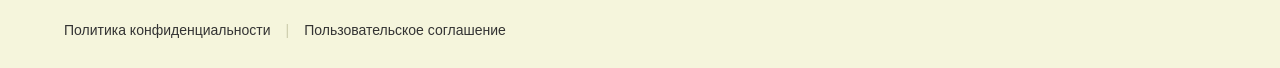
<file: news-uborka.html>
<!DOCTYPE html>
<html lang="ru">
    <head>
        <meta charset="UTF-8">
        <meta name="viewport" content="width=1200, initial-scale=0.8, user-scalable=yes">
        <title>Уборка - Вторая жизнь</title>
        <link rel="stylesheet" href="style.css">
        <link rel="stylesheet" href="https://cdnjs.cloudflare.com/ajax/libs/font-awesome/6.0.0-beta3/css/all.min.css">
    </head>
    <body>
        <header>
        <a href="index.html" class="logo">Вторая жизнь</a>
        <nav>
            <ul class="menu">
                <li><a href="index.html">Главная</a></li>
                <li><a href="about.html">О нас</a></li>
                <li><a href="help.html">Помощь</a></li>
                <li><a href="news.html">Новости</a></li>
                <li><a href="contacts.html">Контакты</a></li>
            </ul>
        </nav>      
    </header>
    <main>
<article class="full-news">
    <h1>Весенняя уборка территории: как помочь</h1>
    <p class="full-news-date">15.03.2026</p>
    <img src="uborka.jpg" alt="Уборка" class="full-news-img">
    <div class="full-news-text">
        <p>В это воскресенье, 15 марта, в приюте «Вторая жизнь» прошёл первый в этом году субботник. Несмотря на 
            прохладную погоду, к нам пришли 12 добровольцев. Вместе мы очистили вольеры от старой подстилки,
            подстригли разросшиеся кусты вдоль дорожек и помыли выгульные площадки.<br>
            <br>
            Особенно помогли жители соседних домов - они принесли грабли, мусорные мешки и даже горячий
            чай для всех участников. Волонтёр Мария, которая приехала из другого города, рассказала:
            «Я впервые на субботнике в приюте. Видеть, как животные радуются чистым вольерам, - это вдохновляет».<br>
            <br>
            Мы подготовили территорию к лету: теперь собаки будут гулять на свежей траве, а кошки греться
            на солнышке в чистых домиках. Спасибо каждому, кто пришёл, помог финансово или просто поддержал
            нас в соцсетях.<br>
            <br>
            Если вы хотите участвовать в следующей уборке - следите за новостями.<br>
            <br>
            Следующий субботник пройдёт 16 мая.
        </p>
    </div>
    <div class="share-buttons">
        <a href="#">Поделиться в VK</a>
        <a href="#">Поделиться в Telegram</a>
    </div>
</article>
    </main>
    <footer class="footer">
        <div class="footer-container">
            <div class="footer-column">
            <div class="footer-copyright">
                © 2024-2026 АНО «Вторая жизнь»
            </div>
            </div>
            <div class="footer-column">
                <ul class="footer-menu">
                    <li><a href="help.html">Помощь</a></li> 
                    <li><a href="about.html">О нас</a></li>
                    <li><a href="news.html">Новости</a></li>
                    <li><a href="contacts.html">Контакты</a></li>
                </ul>
            </div>
            <div class="footer-social">
    <a href="#" target="_blank"><i class="fab fa-vk"></i></a>
    <a href="#" target="_blank"><i class="fab fa-telegram"></i></a>
</div>
        <div class="footer-column">
            <div class="footer-links">
                <a href="#">Политика конфиденциальности</a>
                <a href="#">Пользовательское соглашение</a>
            </div>
        </div>
        </div>
    </footer>
    </body>
</html>
</file>
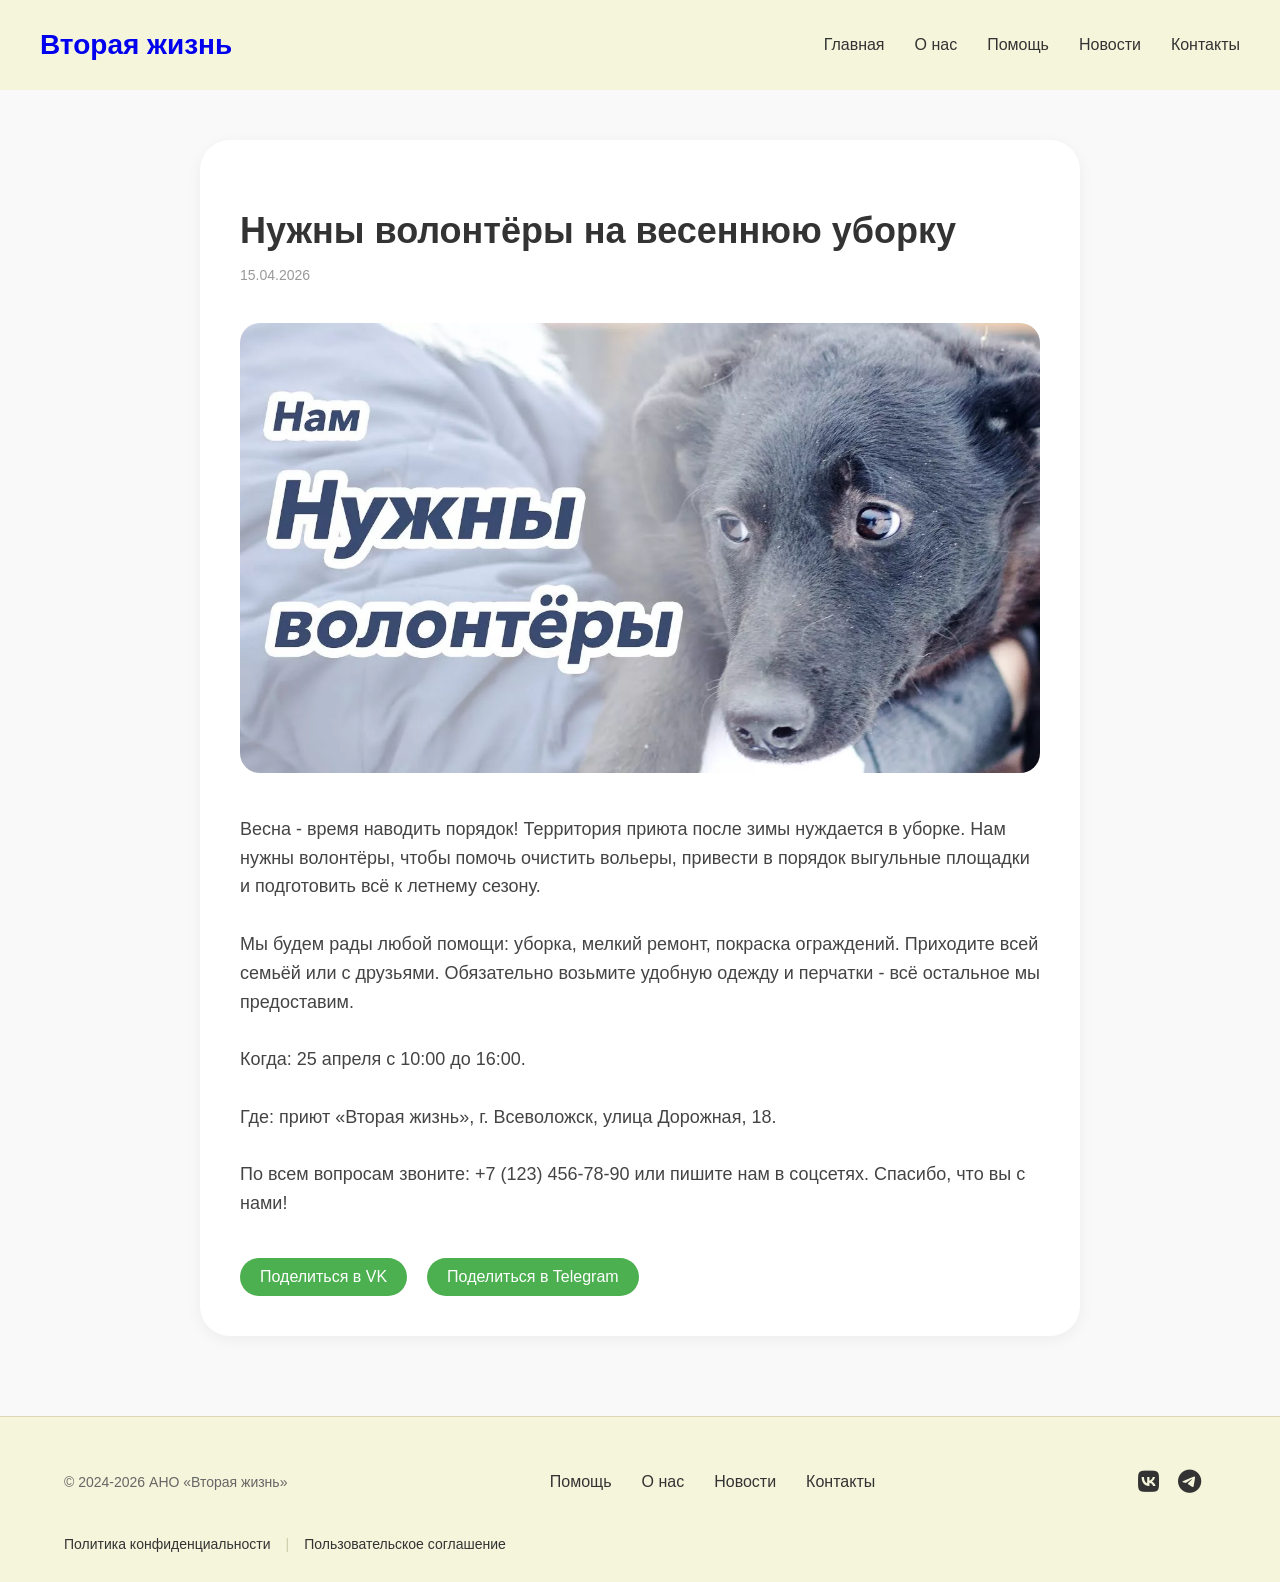
<file: news-volon.html>
<!DOCTYPE html>
<html lang="ru">
    <head>
        <meta charset="UTF-8">
        <meta name="viewport" content="width=1200, initial-scale=0.8, user-scalable=yes">
        <title>Нужны волонтёры - Вторая жизнь</title>
        <link rel="stylesheet" href="style.css">
        <link rel="stylesheet" href="https://cdnjs.cloudflare.com/ajax/libs/font-awesome/6.0.0-beta3/css/all.min.css">
    </head>
    <body>
        <header>
        <a href="index.html" class="logo">Вторая жизнь</a>
        <nav>
            <ul class="menu">
                <li><a href="index.html">Главная</a></li>
                <li><a href="about.html">О нас</a></li>
                <li><a href="help.html">Помощь</a></li>
                <li><a href="news.html">Новости</a></li>
                <li><a href="contacts.html">Контакты</a></li>
            </ul>
        </nav>      
    </header>
    <main>
<article class="full-news">
    <h1>Нужны волонтёры на весеннюю уборку</h1>
    <p class="full-news-date">15.04.2026</p>
    <img src="volon.jpg" alt="Волонтёры" class="full-news-img">
    <div class="full-news-text">
        <p>Весна - время наводить порядок! Территория приюта после зимы нуждается в уборке.
            Нам нужны волонтёры, чтобы помочь очистить вольеры, привести в порядок выгульные
            площадки и подготовить всё к летнему сезону.<br>
            <br>
           Мы будем рады любой помощи: уборка, мелкий ремонт, покраска ограждений. Приходите
            всей семьёй или с друзьями. Обязательно возьмите удобную одежду и перчатки - всё
            остальное мы предоставим.<br>
            <br>
            Когда: 25 апреля с 10:00 до 16:00.<br>
            <br>
            Где: приют «Вторая жизнь», г. Всеволожск, улица Дорожная, 18.<br>
            <br>
            По всем вопросам звоните: +7 (123) 456-78-90 или пишите нам в соцсетях. Спасибо, что вы с нами!
        </p>
    </div>
    <div class="share-buttons">
        <a href="#">Поделиться в VK</a>
        <a href="#">Поделиться в Telegram</a>
    </div>
</article>
    </main>
    <footer class="footer">
        <div class="footer-container">
            <div class="footer-column">
            <div class="footer-copyright">
                © 2024-2026 АНО «Вторая жизнь»
            </div>
            </div>
            <div class="footer-column">
                <ul class="footer-menu">
                    <li><a href="help.html">Помощь</a></li> 
                    <li><a href="about.html">О нас</a></li>
                    <li><a href="news.html">Новости</a></li>
                    <li><a href="contacts.html">Контакты</a></li>
                </ul>
            </div>
            <div class="footer-social">
    <a href="#" target="_blank"><i class="fab fa-vk"></i></a>
    <a href="#" target="_blank"><i class="fab fa-telegram"></i></a>
</div>
        <div class="footer-column">
            <div class="footer-links">
                <a href="#">Политика конфиденциальности</a>
                <a href="#">Пользовательское соглашение</a>
            </div>
        </div>
        </div>
    </footer>
    </body>
</html>
</file>
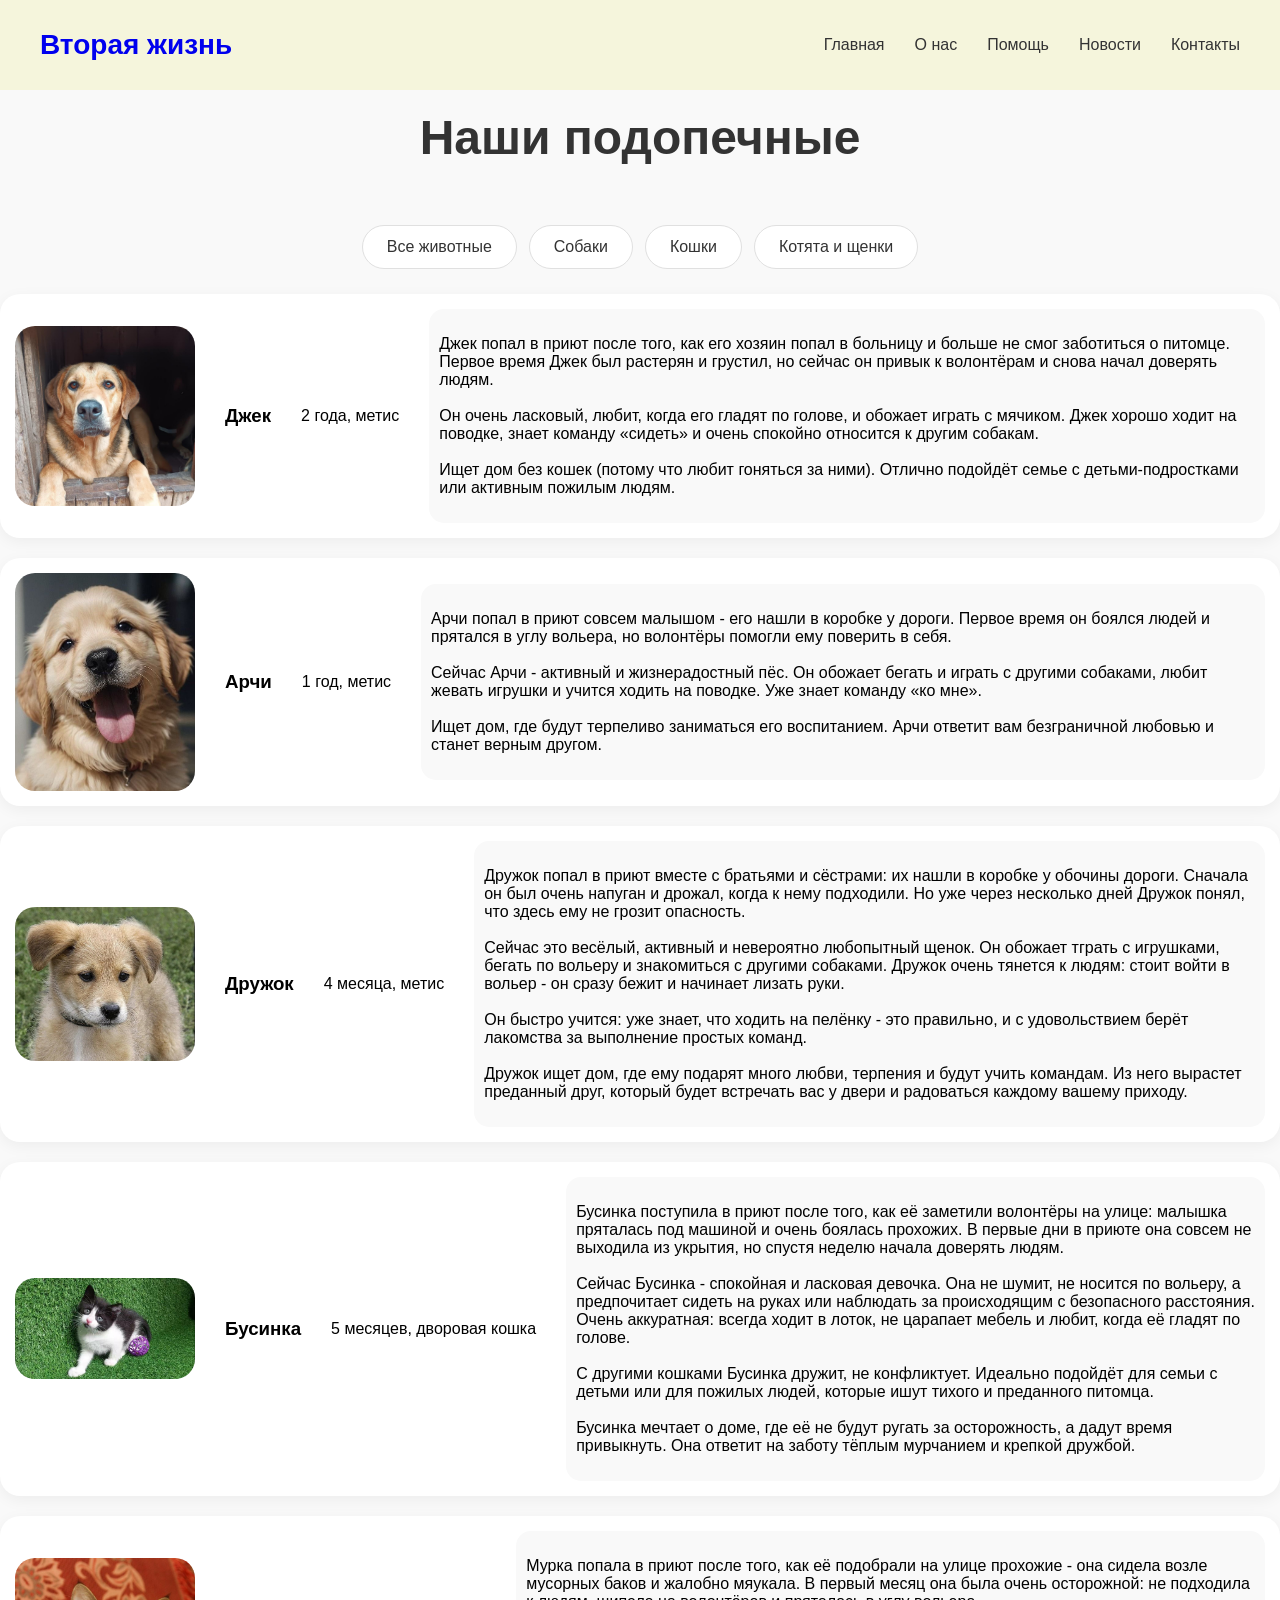
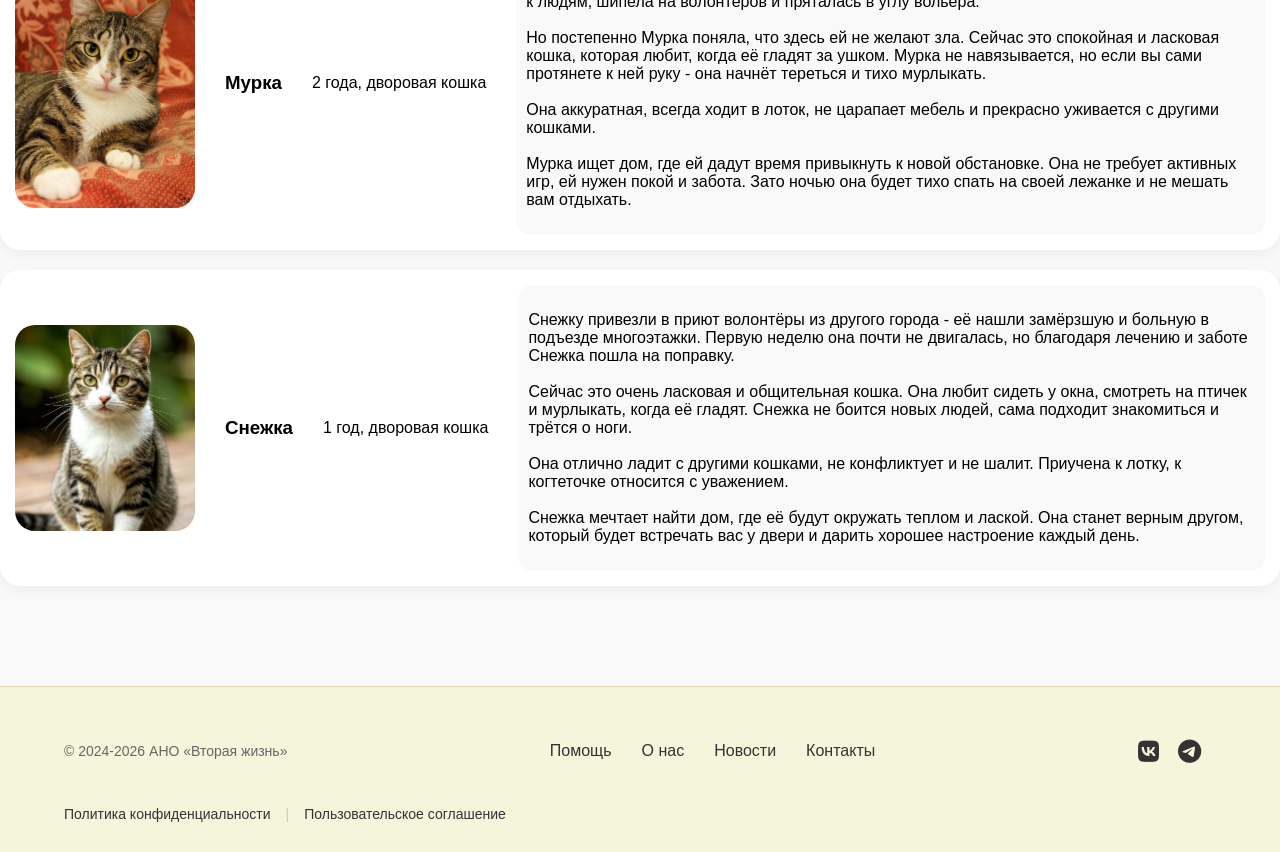
<file: pets.html>
<!DOCTYPE html>
<html lang="ru">
    <head>
        <meta charset="UTF-8">
        <meta name="viewport" content="width=1200, initial-scale=0.8, user-scalable=yes">
        <title>Наши подопечные - Вторая жизнь</title>
        <link rel="stylesheet" href="style.css">
        <link rel="stylesheet" href="https://cdnjs.cloudflare.com/ajax/libs/font-awesome/6.0.0-beta3/css/all.min.css">
    </head>
    <body>
        <header>
        <a href="index.html" class="logo">Вторая жизнь</a>
        <nav>
            <ul class="menu">
                <li><a href="index.html">Главная</a></li>
                <li><a href="about.html">О нас</a></li>
                <li><a href="help.html">Помощь</a></li>
                <li><a href="news.html">Новости</a></li>
                <li><a href="contacts.html">Контакты</a></li>
            </ul>
        </nav>      
    </header>
    <main>
        <section class="pets-section">
        <h2 class="section-title">Наши подопечные</h2>
        <div class="filters">
        <button class="filter-btn active" data-filter="all">Все животные</button>
        <button class="filter-btn" data-filter="dog">Собаки</button>
        <button class="filter-btn" data-filter="cat">Кошки</button>
        <button class="filter-btn" data-filter="kitten">Котята и щенки</button>
        </div>
        <div class="pets-item" data-category="dog">
        <img src="big_dog.jpg" alt="Джек" class="pet-pic"/>
        <h3>Джек</h3>
        <p>2 года, метис</p>
        <div class="pet-description hidden">
        <p>Джек попал в приют после того, как его хозяин попал в больницу и больше не смог заботиться о питомце.
        Первое время Джек был растерян и грустил, но сейчас он привык к волонтёрам и снова начал доверять людям.<br>
        <br>
        Он очень ласковый, любит, когда его гладят по голове, и обожает играть с мячиком. Джек хорошо ходит на поводке,
        знает команду «сидеть» и очень спокойно относится к другим собакам.<br>
        <br>
        Ищет дом без кошек (потому что любит гоняться за ними). Отлично подойдёт семье с детьми-подростками или активным
        пожилым людям.
        </p>
        </div>
        </div>
        <div class="pets-item" data-category="dog">
        <img src="archi.jpg" alt="Джек" class="pet-pic pic-archi"/>
        <h3>Арчи</h3>
        <p>1 год, метис</p>
        <div class="pet-description hidden">
        <p>Арчи попал в приют совсем малышом - его нашли в коробке у дороги. Первое время он боялся людей и прятался
            в углу вольера, но волонтёры помогли ему поверить в себя.<br>
            <br>
            Сейчас Арчи - активный и жизнерадостный пёс. Он обожает бегать и играть с другими собаками, любит жевать
            игрушки и учится ходить на поводке. Уже знает команду «ко мне».<br>
            <br>
            Ищет дом, где будут терпеливо заниматься его воспитанием. Арчи ответит вам безграничной любовью и станет
            верным другом.
        </p>
        </div>
        </div>
        <div class="pets-item" data-category="kitten">
        <img src="druzok.jpg" alt="Дружок" class="pet-pic pic-druzok"/>
        <h3>Дружок</h3>
        <p>4 месяца, метис</p>
        <div class="pet-description hidden">
        <p>Дружок попал в приют вместе с братьями и сёстрами: их нашли в коробке у обочины дороги.
            Сначала он был очень напуган и дрожал, когда к нему подходили. Но уже через несколько дней Дружок
            понял, что здесь ему не грозит опасность.<br>
            <br>
            Сейчас это весёлый, активный и невероятно любопытный щенок. Он обожает тграть с игрушками, бегать по вольеру
            и знакомиться с другими собаками. Дружок очень тянется к людям: стоит войти в вольер - он сразу бежит и начинает
            лизать руки.<br>
            <br>
            Он быстро учится: уже знает, что ходить на пелёнку - это правильно, и с удовольствием берёт лакомства за
            выполнение простых команд.<br>
            <br>
            Дружок ищет дом, где ему подарят много любви, терпения и будут учить командам. Из него вырастет преданный
            друг, который будет встречать вас у двери и радоваться каждому вашему приходу.
        </p>
        </div>
        </div>
        <div class="pets-item" data-category="kitten">
        <img src="businka.jpg" alt="Бусинка" class="pet-pic pic-businka"/>
        <h3>Бусинка</h3>
        <p>5 месяцев, дворовая кошка</p>
        <div class="pet-description hidden">
        <p>Бусинка поступила в приют после того, как её заметили волонтёры на улице: малышка
            пряталась под машиной и очень боялась прохожих. В первые дни в приюте она совсем не выходила
            из укрытия, но спустя неделю начала доверять людям.<br>
            <br>
            Сейчас Бусинка - спокойная и ласковая девочка. Она не шумит, не носится по вольеру,
            а предпочитает сидеть на руках или наблюдать за происходящим с безопасного расстояния.
            Очень аккуратная: всегда ходит в лоток, не царапает мебель и любит, когда её гладят по голове.<br>
            <br>
            С другими кошками Бусинка дружит, не конфликтует. Идеально подойдёт для семьи с детьми или для
            пожилых людей, которые ишут тихого и преданного питомца.<br>
            <br>
            Бусинка мечтает о доме, где её не будут ругать за осторожность, а дадут время привыкнуть.
            Она ответит на заботу тёплым мурчанием и крепкой дружбой.
        </p>
        </div>
        </div>
         <div class="pets-item" data-category="cat">
        <img src="murka.jpg" alt="Мурка" class="pet-pic pic-murka"/>
        <h3>Мурка</h3>
        <p>2 года, дворовая кошка</p>
        <div class="pet-description hidden">
        <p>Мурка попала в приют после того, как её подобрали на улице прохожие - она сидела возле мусорных баков
            и жалобно мяукала. В первый месяц она была очень осторожной: не подходила к людям, шипела на волонтёров
            и пряталась в углу вольера.<br>
            <br>
            Но постепенно Мурка поняла, что здесь ей не желают зла. Сейчас это спокойная и ласковая кошка, которая
            любит, когда её гладят за ушком. Мурка не навязывается, но если вы сами протянете к ней руку - она начнёт тереться
            и тихо мурлыкать.<br>
            <br>
            Она аккуратная, всегда ходит в лоток, не царапает мебель и прекрасно уживается с другими кошками.<br>
            <br>
            Мурка ищет дом, где ей дадут время привыкнуть к новой обстановке. Она не требует активных игр, ей нужен покой и забота.
            Зато ночью она будет тихо спать на своей лежанке и не мешать вам отдыхать.
        </p>
        </div>
        </div>
        <div class="pets-item" data-category="cat">
        <img src="snezka.jpg" alt="Снежка" class="pet-pic"/>
        <h3>Снежка</h3>
        <p>1 год, дворовая кошка</p>
        <div class="pet-description hidden">
        <p>Снежку привезли в приют волонтёры из другого города - её нашли замёрзшую и больную в подъезде
            многоэтажки. Первую неделю она почти не двигалась, но благодаря лечению и заботе Снежка
            пошла на поправку.<br>
            <br>
            Сейчас это очень ласковая и общительная кошка. Она любит сидеть у окна, смотреть на птичек и мурлыкать,
            когда её гладят. Снежка не боится новых людей, сама подходит знакомиться и трётся о ноги.<br>
            <br>
            Она отлично ладит с другими кошками, не конфликтует и не шалит. Приучена к лотку, к когтеточке относится с уважением.<br>
            <br>
            Снежка мечтает найти дом, где её будут окружать теплом и лаской. Она станет верным другом, который будет встречать
            вас у двери и дарить хорошее настроение каждый день.
        </p>
        </div>
        </div>
    </main>
        <footer class="footer">
        <div class="footer-container">
            <div class="footer-column">
            <div class="footer-copyright">
                © 2024-2026 АНО «Вторая жизнь»
            </div>
            </div>
            <div class="footer-column">
                <ul class="footer-menu">
                    <li><a href="help.html">Помощь</a></li> 
                    <li><a href="about.html">О нас</a></li>
                    <li><a href="news.html">Новости</a></li>
                    <li><a href="contacts.html">Контакты</a></li>
                </ul>
            </div>
            <div class="footer-social">
    <a href="#" target="_blank"><i class="fab fa-vk"></i></a>
    <a href="#" target="_blank"><i class="fab fa-telegram"></i></a>
</div>
        <div class="footer-column">
            <div class="footer-links">
                <a href="#">Политика конфиденциальности</a>
                <a href="#">Пользовательское соглашение</a>
            </div>
        </div>
        </div>
    </footer>
    <script>
        document.querySelectorAll('.pets-item').forEach(card => {
            card.onclick = () => {
                const desc = card.querySelector('.pet-description');
                if (desc) {
                    if (desc.style.display === 'none' || desc.style.display === '') {
                        desc.style.display = 'block';
                    } else {
                        desc.style.display = 'none';
                    }
                }
            };
        });
        </script>
        <script>
        const filterBtns = document.querySelectorAll('.filter-btn');
        const cards = document.querySelectorAll('.pets-item');
        filterBtns.forEach(btn => {
            btn.addEventListener('click', (e) => {
                e.stopPropagation();

        const filter = btn.getAttribute('data-filter');
        cards.forEach(card => {
            if (filter === 'all' || card.getAttribute('data-category') === filter) {
                card.style.display = 'flex';
            } else {
                card.style.display = 'none';
            }
        });
        filterBtns.forEach(b => b.classList.remove('active'));
        btn.classList.add('active');
    });
});
    </script>
    </body>
</html>
</file>
<file: style.css>
header {
    display: flex;
    justify-content: space-between;
    align-items: center;
    padding: 20px 40px;
    background-color: #F5F5DC;
}
.menu {
    display: flex;
    gap: 30px;
    list-style: none;
}
.menu a {
    text-decoration: none;
    color: #333333;
    font-weight: 500;
    transition: 0.5s;
}
.menu a:hover {
    background: linear-gradient(90deg, #ff9f1c, #ff6b6b, #ff9f1c);
    background-size: 200% auto;
    -webkit-background-clip: text;
    -webkit-text-fill-color: transparent;
    animation: shine 2s linear infinite;
}
.logo {
    font-size: 28px;
    font-weight: 700;
    transition: 0.5s;
    cursor: pointer;
    text-decoration: none !important;
}
.logo:hover {
    background: linear-gradient(90deg, #ff9f1c, #ff6b6b, #ff9f1c);
    background-size: 200% auto;
    -webkit-background-clip: text;
    -webkit-text-fill-color: transparent;
    animation: shine 2s linear infinite;
}
@keyframes shine {
    to {
        background-position: 200% center;
    }
}
.intro {
    display: flex;
    align-items: center;
    justify-content: center;
    padding: 50px 3%;
    gap: 60px;
    margin-bottom: 0;
    min-height: auto;
    padding-bottom: 20px;
    width: 100%;
}
.intro-left {
    display: flex;
    align-items: center;
    gap: 25px;
    margin: 0;
}
.intro-right {
    display: flex;
    flex-direction: column;
    align-items: center;
    text-align: center;
    flex: 1;
    max-width: 500px;
    margin: 0 auto;
}
.intro-right-images {
    display: flex;
    flex-direction: column;
    gap: 15px;
}
.intro-right-images img:first-child{
    height: 240px;
}
.intro-right-images img:last-child {
    height: 320px;
    object-position: center 10%;
}
.intro-right h1 {
    font-size: 38px;
    line-height: 1.2;
    margin-bottom: 25px;
    font-weight: 800;
    color: #333333;
    white-space: normal;
    width: 100%;
}
.intro-content h1 {
    font-size: 56px;
    max-width: 800px;
    line-height: 1.1;
    color: #333333;
    margin: 0;
    transform: none;
}
.main-btn {
    padding: 15px 35px;
    font-size: 20px;
    font-weight: 600;
    background-color: white;
    color: #333;
    border: 1px solid #333;
    border-radius: 50px;
    cursor: pointer;
    transition: 0.3s;
    box-shadow: 0 8px 20px rgba(76, 175, 80, 0.4);
    margin-top: 25px;
    align-self: center;
    text-decoration: none;
}
.main-btn:hover {
    color: #4caf50;
    transform: translateY(-2px);
    border-color: #4caf50;
    box-shadow: 0 8px 20px rgba(76, 175, 80, 0.4);    
}
.meet-btn {
    display: inline-block;
    background-color: white;
    color: #333;
    border: 1px solid #333;
    padding: 15px 30px;
    border-radius: 50px;
    font-weight: 600;
    cursor: pointer;
    transition: 0.3s;
    text-decoration: none;
    text-align: center;
    box-shadow: 0 8px 20px rgba(76, 175, 80, 0.4);
}
.meet-btn:hover {
    color: #4caf50;
    border-color: #4caf50;
    transform: translateY(-2px);
    box-shadow: 0 8px 20px rgba(76, 175, 80, 0.4);
}
.pic-left {
    width: 320px;
    height: 580px;
    object-fit: cover;
    object-position: 80% center;
    border-radius: 30px;
}
.pic-right {
    width: 350px;
    height: 250px;
    object-fit: cover;
    border-radius: 30px;
}
.intro-images {
    display: flex;
    justify-content: center;
    align-items: flex-start;
    gap: 40px;
    margin-top: 50px;
}
.intro-pic {
    width: 300px;
    height: 450px;
    border-radius: 30px;
    object-fit: cover;
    object-position: center 20%;
    flex-shrink: 0;
}
body {
    font-family: 'Montserrat', sans-serif;
    margin: 0;
    padding: 0;
    background-color: #F9F9F9;
    overflow-x: hidden;
    overflow-y: auto;
    width: 100%;
}
.filters {
    display: flex;
    justify-content: center;
    gap: 12px;
    margin-bottom: 25px; 
    margin-top: 0;
}
.filter-btn {
    height: 44px; /* Высота*/
    padding: 0 24px;
    background: #FFFFFF;
    border: 1px solid #E0E0E0;
    border-radius: 22px;
    font-size: 16px;
    font-weight: 400;
    color: #333333;
    cursor: pointer;
    transition: all 0.3s ease;
}
.filter-btn:hover {
    border-color: #4caf50;
    color: #4caf50;
}
.pets-grid {
    display: flex;
    gap: 20px;
    flex-wrap: wrap;
    padding: 40px 0;
    justify-content: center;
}
.pet-pic {
    width: 100%;
    height: 230px;
    object-fit: cover;
    object-position: center 20%;
    border-radius: 20px;
}
.pet-card {
    width: 220px;
    height: auto;
    box-shadow: none;
    display: flex;
    flex-direction: column;
    align-items: center;
    gap: 10px;
    background: transparent;
    border: none;
    padding-bottom: 20px;
}
.pet-info {
    margin: 10px 0;
    font-weight: 600;
}
.pets-more {
    text-align: center;
    margin-top: -20px;
}
.pets-more a {
    text-decoration: none;
}
.pet-card button {
    background-color: white;
    color: #333333;
    border: 1px solid #333333;
    padding: 10px 30px;
    border-radius: 25px;
    font-family: 'Montserrat', sans-serif;
    font-weight: 600;
    cursor: pointer;
    margin-top: 5px;
    transition: 0.3s;
}
.pet-card button:hover {
    border-color: #4caf50;
    color: #4caf50;
}
.pic-archi {
    object-position: 50% 0%;
}
.pic-murka {
    object-position: 50% 15%;
}
.pic-snezka {
    object-position: 50% 10%;
}
h2 {
    text-align: center;
    font-family: 'Montserrat', sans-serif;
    margin-top: 30px;
    margin-bottom: 15px;
    font-size: 32px;
}
.pets-section {
    padding-top: 20px;
    padding-bottom: 0 !important;
    margin-bottom: 0 !important;
    display: flex;
    flex-direction: column;
    align-items: center;
    width: 100%;
    margin-top: 0;
}
.section-title {
    font-size: 48px;
    font-weight: 800;
    margin-bottom: 60px;
    color: #333333;
    text-align: center;
    transform: none !important;
    writing-mode: horizontal-tb !important;
    width: auto;
    margin-top: 0;
    padding-top: 0;
}
.news-pic {
    width: 100%;
    height: 180px;
    object-fit: cover;
    border-radius: 20px;
}
.news-grid {
    display: flex;
    gap: 30px;
    overflow-x: auto;
    scroll-behavior: smooth;
    scroll-snap-type: x mandatory;
    flex-wrap: nowrap;
    scrollbar-width: none;
    -ms-text-overflow-style: none;
}
.news-grid::-webkit-scrollbar {
    display: none;
}
.news-card {
    width: 300px;
    border-radius: 20px;
    overflow: hidden;
    flex: 0 0 calc(33.333% - 20px);
    scroll-snap-align: start;
    min-width: 250px;
}
.news-info {
    padding: 15px 20px;
    text-align: center;
    flex: 0 0 calc(33.333% - 20px);
    scroll-snap-align: start;
}
.news-date {
    margin: -15px 0 0 0;
    color: #999;
    font-size: 12px;
    display: block;
}
.news-btn {
    margin-top: 10px;
    padding: 6px 20px;
    font-size: 13px;
    background-color: white;
    color: #333333;
    border: 1px solid #333333;
    border-radius: 25px;
    cursor: pointer;
    font-weight: 600;
    transition: 0.3s;
    text-decoration: none;
    display: inline-block;
    box-shadow: 0 8px 20px rgba(76, 175, 80, 0.4);
}
.news-btn:hover {
    border-color: #4caf50;
    color: #4caf50;
    transform: translateY(-2px);
    box-shadow: 0 8px 20px rgba(76, 175, 80, 0.4);
}
.news-info h3 {
    font-size: 16px;
    margin-bottom: 10px;
    margin-top: 0;
}
.news-section {
    padding-top: 40px;
    padding-bottom: 80px;
    width: 100%;
}
.news-section .section-title {
    margin-top: 0 !important;
    margin-bottom: 30px;
}
.carousel-container {
    display: flex;
    align-items: center;
    justify-content: center;
    gap: 40px;
    width: 100%;
    margin-top: 30px;
    position: relative;
    padding: 0 60px;
    max-width: 1000px;
    margin: 30px auto 0;
}
.carousel-btn {
    display: flex;
    align-items: center;
    justify-content: center;
    width: 44px;
    height: 44px;
    background-color:white;
    color: #333333;
    border: 1px solid #333333;
    border-radius: 12px;
    cursor: pointer;
    flex-shrink: 0;
    padding: 0;
    line-height: 0;
    position: absolute;
    top: 40%;
    transform: translateY(-50%);
    z-index: 10;
    transition: 0.3s;
}
.carousel-btn:hover {
    color: #4caf50;
    border-color: #4caf50;
    transform: translateY(-50%) scale(1.1);
}
.prev {
    left: -60px;
}
.next {
    right: -60px;
}
.help-content {
    max-width: 800px;
    text-align: left;
}
.help-content h2 {
    font-size: 36px;
    font-weight: 800;
    margin-bottom: 20px;
    line-height: 1.2;
    margin-top: 0;
}
.help-content p {
    font-size: 16px;
    line-height: 1.5;
    color: #666;
    margin-bottom: 30px;
}
.help-container {
    display: flex;
    align-items: center;
    gap: 100px;
    justify-content: center;
    padding: 80px 5%;
}    
.help-section {
    padding-top: 0px;
    padding-bottom: 80px;
}
.help-downloads {
    display: flex;
    align-items: center;
    gap: 25px;
}
.footer {
    background-color: #F5F5DC;
    padding: 50px 5% 30px;
    margin-top: 80px;
    border-top: 1px solid #e0d5b5;
}
.footer-container {
    max-width: 1200px;
    margin: auto;
    display: flex;
    flex-wrap: wrap;
    justify-content: space-between;
    gap: 40px;
    align-items: center;
}
.store-img {
    width: 130px;
    cursor: pointer;
    transition: 0.3s;
}
.store-img:hover {
    transform: scale(1.05);
}
.qr-img {
    width: 110px;
    height: 110px;
}
.stroke-stack {
    display: flex;
    flex-direction: column;
    gap: 10px;
}
.footer-logo {
    font-size: 24px;
    font-weight: 700;
    color: #333333;
    margin-bottom: 15px;
}
.footer-copyright {
    color: #666;
    font-size: 14px;
}
.footer-menu {
    list-style: none;
    margin: 0;
    padding: 0;
    display: flex;
    gap: 30px;
}
.footer-menu a {
    color: #333333;
    text-decoration: none;
    transition: 0.3s;
}
.footer-menu li {
    margin-bottom: 0;
}
.footer-menu a:hover {
    color: #4caf50;
}
.footer-links {
    display: flex;
    flex-direction: row;
    gap: 15px;
    align-items: center;
}
.footer-links a {
    color: #333333;
    text-decoration: none;
    font-size: 14px;
    transition: 0.3s;
}
.footer-links a:hover {
    color: #4caf50;
}
@media (max-width: 768px) {
    .footer-container {
        flex-direction: column;
        text-align: center;
        gap: 30px;
    }
}
.footer-links {
    align-items: center;
}
.footer-links a:not(:last-child)::after {
    content: "|";
    margin-left: 15px;
    color: #ccccaa;
}
.about-content {
    display: flex;
    flex-wrap: wrap;
    gap: 40px;
    align-items: flex-start;
}
.about-image {
    flex: 1;
    width: 100%;
    height: 350px;
    object-fit: cover;
    border-radius: 30px;
}
.about-image img {
    max-width: 400px;
    height: auto;
}
.about-container {
    max-width: 1000px;
    margin: 0 auto;
}
.about-title {
    text-align: center;
    font-size: 48px;
    font-weight: 800;
    margin-bottom: 40px;
    color: #333333;
}
.about-text {
    padding: 30px;
    border-radius: 30px;
    box-shadow: 0 4px 15px rgba(0,0,0,0.05);
    flex: 2;
}
.about-values {
    list-style: none;
    padding: 0;
}
.about-values li {
    padding-left: 20px;
    position: relative;
    margin-bottom: 8px;
}   
.help-button {
    background-color: white;
    color: #333333;
    border: 2px solid #333333;
    border-radius: 50px;
    padding: 6px 25px;
    font-size: 16px;
    font-weight: 400;
    font-family: 'Montserrat', sans-serif;
    cursor: pointer;
    transition: 0.3s;
    text-align: center;
    display: inline-block;
    margin-top: 10px;
    text-decoration: none;
}
.help-button:hover {
    color: #4caf50;
    border-color: #4caf50;
}
.about-side {
    flex: 1;
    margin-left: 40px;
    text-align: center;
    display: flex;
    flex-direction: column;
    gap: 15px;
}
.about-side img {
    margin-bottom: 20px;

}
.faq-title {
    text-align: center;
    font-size: 32px;
    margin: 50px 0 30px 0;
}
.faq-item {
    background-color: white;
    border-radius: 20px;
    margin-bottom: 10px;
    padding: 12px 20px;
    cursor: pointer;
    border: 1px solid #E0E0E0;
    transition: 0.3s;
    max-width: 1000px;
    margin-left: auto;
    margin-right: auto;
}
.faq-question {
    font-weight: 600;
    font-size: 16px;
    display: flex;
    justify-content: space-between;
    align-items: center;
}
.faq-question::after {
    content: "🐶";
    font-size: 24px;
    color: #4caf50;
}
.faq-answer {
    max-height: 0;
    overflow: hidden;
    transition: 0.3s;
    color: #666;
    line-height: 1.3;
    font-size: 14px;
    padding-top: 8px;
}
.faq-item.open .faq-answer {
    max-height: 200px;
    margin-top: 15px;
}
.faq-item.open .faq-question::after {
    content: "😻";
}
.faq-item:hover {
    border-color: #4caf50;
}
.faq-section {
    max-width: 800px;
    margin: 0 auto;
    padding: 0 20px;
}
.news-page-title {
    text-align: center;
    font-size: 48px;
    font-weight: 800;
    margin: 40px 0 50px 0;
    color: #333333;
}
.news-list {
    display: grid;
    grid-template-columns: repeat(3, 1fr);
    gap: 30px;
    max-width: 1100px;
    margin: 40px auto;
    padding: 0 20px;
}
.news-item {
    display: flex;
    background: white;
    border-radius: 20px;
    box-shadow: 0 4px 15px rgba(0,0,0,0.05);
    border: 1px solid #eee;
    flex-direction: column;
    overflow: hidden;
    transition: 0.3s;
    height: 260px;
}
.news-item:hover {
    transform: translateY(-5px);
    box-shadow: 0 8px 25px rgba(0,0,0,0.1);
}
.news-item-img {
    width: 100%;
    height: 190px;
    object-fit: cover;
    flex-shrink: 0;
}
.news-item-content {
    flex: 1;
    display: flex;
    flex-direction: column;
    justify-content: space-between;
    height: 45%;
    overflow: hidden;
}
.news-item-content h2 {
    font-size: 13px;
    margin-bottom: 15px;
   line-height: 1.4;
}
.news-item-content h2 a {
    text-decoration: none;
    color: #333333;
}
.news-item-content h2 a:hover {
    color: #4caf50;
}
.news-item-content p {
    font-size: 12px;
    line-height: 1.3;
    color: #666;
    margin-bottom: 15px;
    overflow: hidden;
    text-overflow: ellipsis;
}
.full-news {
    max-width: 800px;
    margin: 50px auto;
    background: white;
    border-radius: 30px;
    padding: 40px;
    box-shadow: 0 4px 15px rgba(0,0,0,0.05);
}
.full-news h1 {
    font-size: 36px;
    margin-bottom: 15px;
    color: #333333;
}
.full-news-date {
    color: #999;
    font-size: 14px;
    margin-bottom: 20px;
}
.full-news-img {
    width: 100%;
    border-radius: 20px;
    margin: 20px 0;
}
.full-news-text p {
    font-size: 18px;
    line-height: 1.6;
    margin-bottom: 20px;
    color: #444;
}
.share-buttons {
    display: flex;
    gap: 20px;
    margin-top: 40px;
}
.share-buttons a {
    background-color: #4caf50;
    color: white;
    padding: 10px 20px;
    border-radius: 30px;
    text-decoration: none;
    transition: 0.3s;
}
.share-buttons a:hover {
    background-color: #388e3c;
}
.section-subtitle {
    text-align: center;
    color: #666;
    margin-top: -30px;
    margin-bottom: 40px;
}
.pets-item {
    display: flex;
    gap: 30px;
    align-items: center;
    margin-bottom: 20px;
    background: white;
    border-radius: 20px;
    padding: 15px;
    box-shadow: 0 4px 15px rgba(0,0,0,0.05);
    max-width: 1400px;
}
.pets-item h3,
.pets-item p {
    text-align: left;
}
.pets-item img {
 width: 100%;
 max-width: 180px;   
 height: auto;
 display: block;
 margin: 0 auto;
}
.pet-description {
    flex: 1;
    padding: 10px;
    background: #F9F9F9;
    border-radius: 15px;
}
.help-page {
    padding: 60px 20px;
    background-color: #F9F9F9;
    text-align: center;
}
.help-title {
    text-align: center;
}
.help-page-title {
    text-align: center;
    font-size: 48px;
    font-weight: 800;
    margin-bottom: 20px;
}
.help-page-subtitle {
    text-align: center;
    font-size: 18px;
    color: #666;
    max-width: 800px;
    margin: 0 auto 50px auto;
}
.help-ways {
    display: flex;
    flex-wrap: wrap;
    gap: 30px;
    justify-content: center;
    max-width: 1200px;
    margin: 0 auto;
    padding: 20px;
}
.help-card {
    background: white;
    border-radius: 25px;
    padding: 25px 20px;
    box-shadow: 0 4px 15px rgba(0,0,0,0.05);
    text-align: center;
    flex: 1 1 280px;
    transition: 0.3s;
}
.help-card h2 {
    font-size: 24px;
    margin-bottom: 15px;
}
.help-card p {
    font-size: 14px;
    line-height: 1.4;
    margin-bottom: 20px;
}
.help-btn {
    display: inline-block;
    background: white;
    border: 2px solid #4caf50;
    padding: 8px 20px;
    border-radius: 50px;
    text-decoration: none;
    color: #4caf50;
    font-weight: 600;
    transition: 0.3s;
    cursor: pointer;
}
.help-btn:hover {
    background: #4caf50;
    color: white;
}
.help-contacts {
    text-align: center;
    margin: 60px 0 40px;
    background: white;
    padding: 30px;
    border-radius: 30px;
    max-width: 600px;
    margin-left: auto;
    margin-right: auto;
}
.help-buttons {
    display: flex;
    gap: 10px;
    justify-content: center;
    flex-wrap: wrap;
}
.help-grid {
    display: flex;
    flex-wrap: wrap;
    gap: 30px;
    justify-content: center;
    max-width: 1200px;
    margin: 0 auto;
}
.contacts-title {
    text-align: center;
    margin-bottom: 30px;
}
.contacts-info {
    text-align: center;
    margin-bottom: 30px;
}
.social-block {
    text-align: center;
}
.social-links {
    text-align: center;
}
.social-links a {
    display: inline-block;
    margin: 0 15px;
    text-decoration: none;
    font-size: 32px;
    color: #333;
    transition: 0.3s;
}
.social-links a:hover {
    color: #4caf50;
}
.form-title {
    text-align: center;
    font-size: 32px;
    margin: 60px 0 10px;
}
.form-description {
    text-align: center;
    margin-bottom: 40px;
    color: #666;
}
.feedback-form {
    max-width: 600px;
    margin: 0 auto;
    background: white;
    padding: 30px;
    border-radius: 25px;
    box-shadow: 0 4px 15px rgba(0,0,0,0.05);
}
.form-group {
    margin-bottom: 20px;
}
.form-group label {
    display: block;
    margin-bottom: 8px;
    font-weight: 600;
}
.form-group input,
.form-group textarea {
    width: 100%;
    padding: 10px;
    border: 1px solid #ddd;
    border-radius: 12px;
    font-family: inherit;
    font-size: 16px;
    box-sizing: border-box;
}
.submit-btn {
    background-color: #4caf50;
    color: white;
    border: none;
    padding: 12px 25px;
    border-radius: 30px;
    cursor: pointer;
    font-size: 16px;
    font-weight: 600;
    transition: 0.3s;
}
.submit-btn:hover {
    background-color: #45a049;
}
.contacts-flex {
    display: flex;
    gap: 40px;
    flex-wrap: wrap;
    align-items: flex-start;
}
.contacts-form,
.contacts-map {
    flex: 2;
}
.contacts-map {
    margin-top: 110px;
    margin-right: 15px;
}
.footer-social {
    margin-top: 1px;
    text-align: left;
}
.footer-social a {
    display: inline-block;
    margin-right: 15px;
    font-size: 24px;
    color: #333;
    transition: 0.3s;
    text-decoration: none;
}
.footer-social a:hover {
    color: #4caf50;
}
</file>
